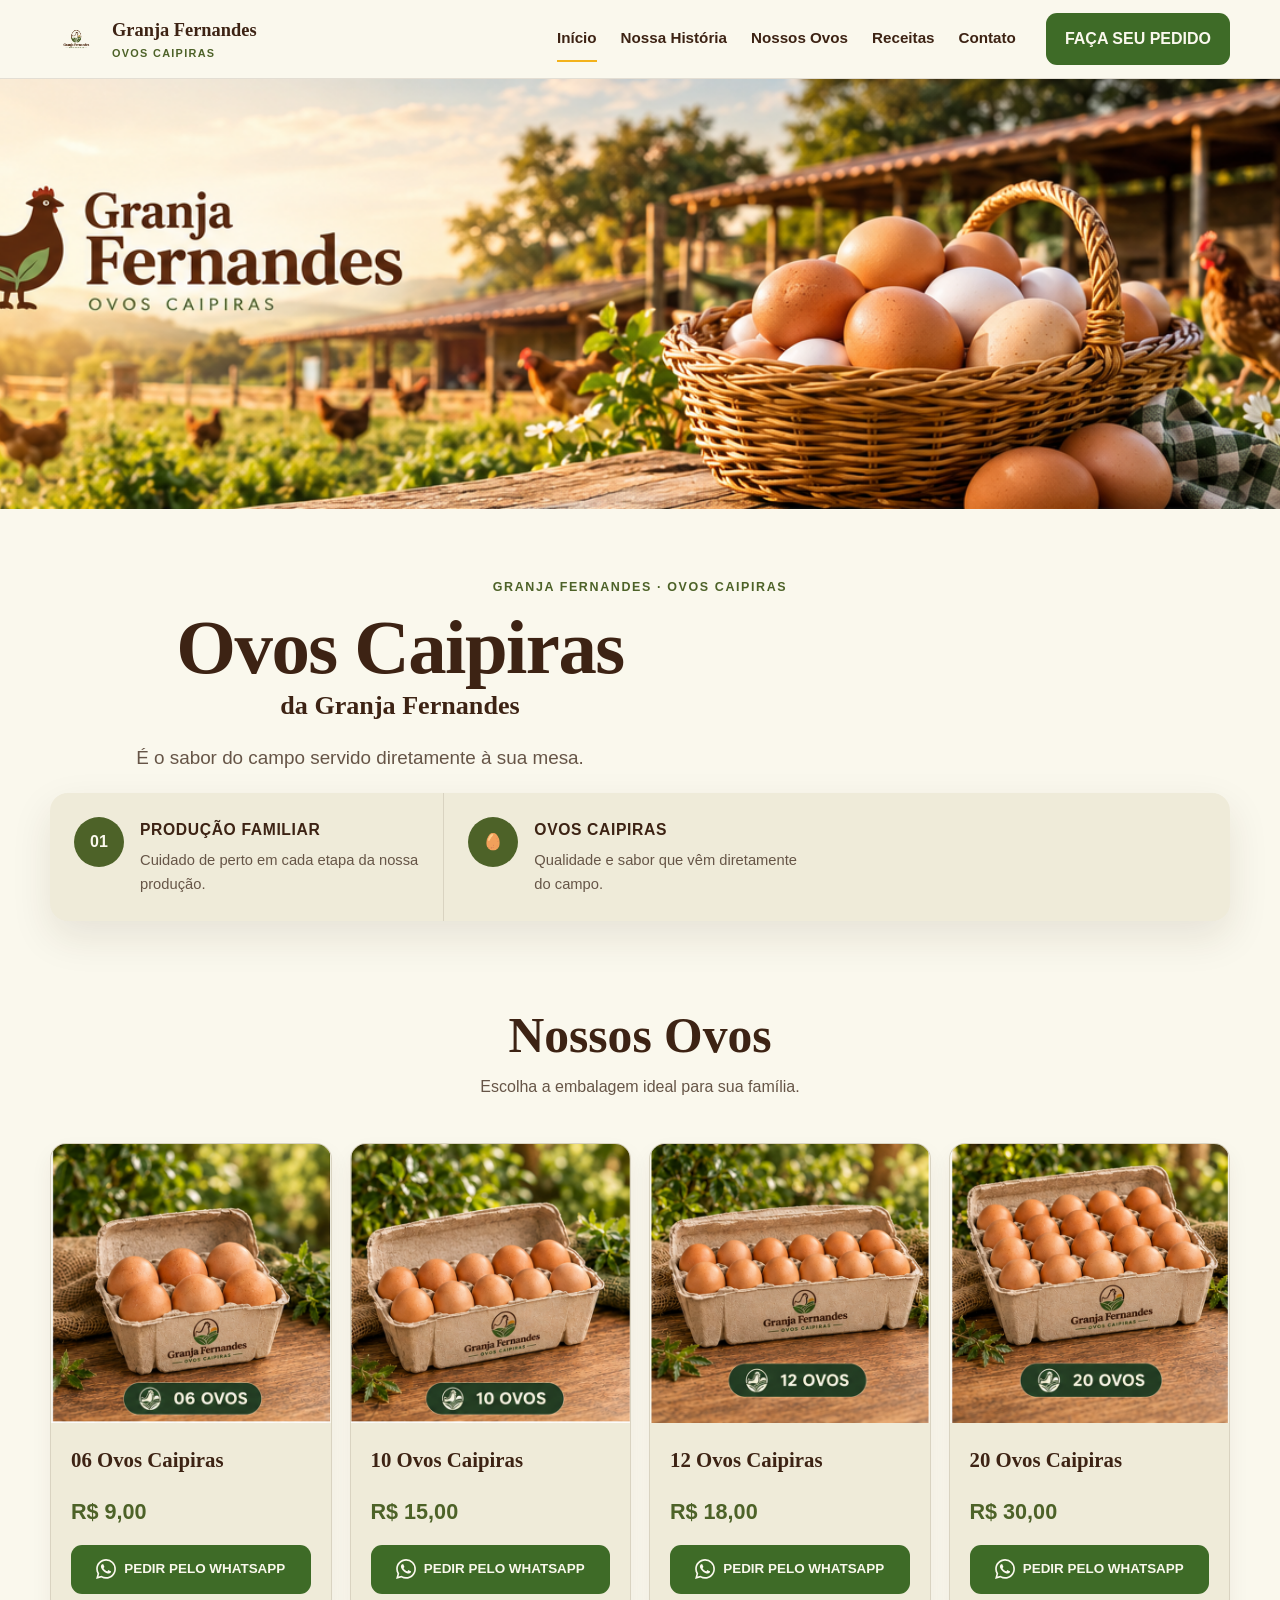
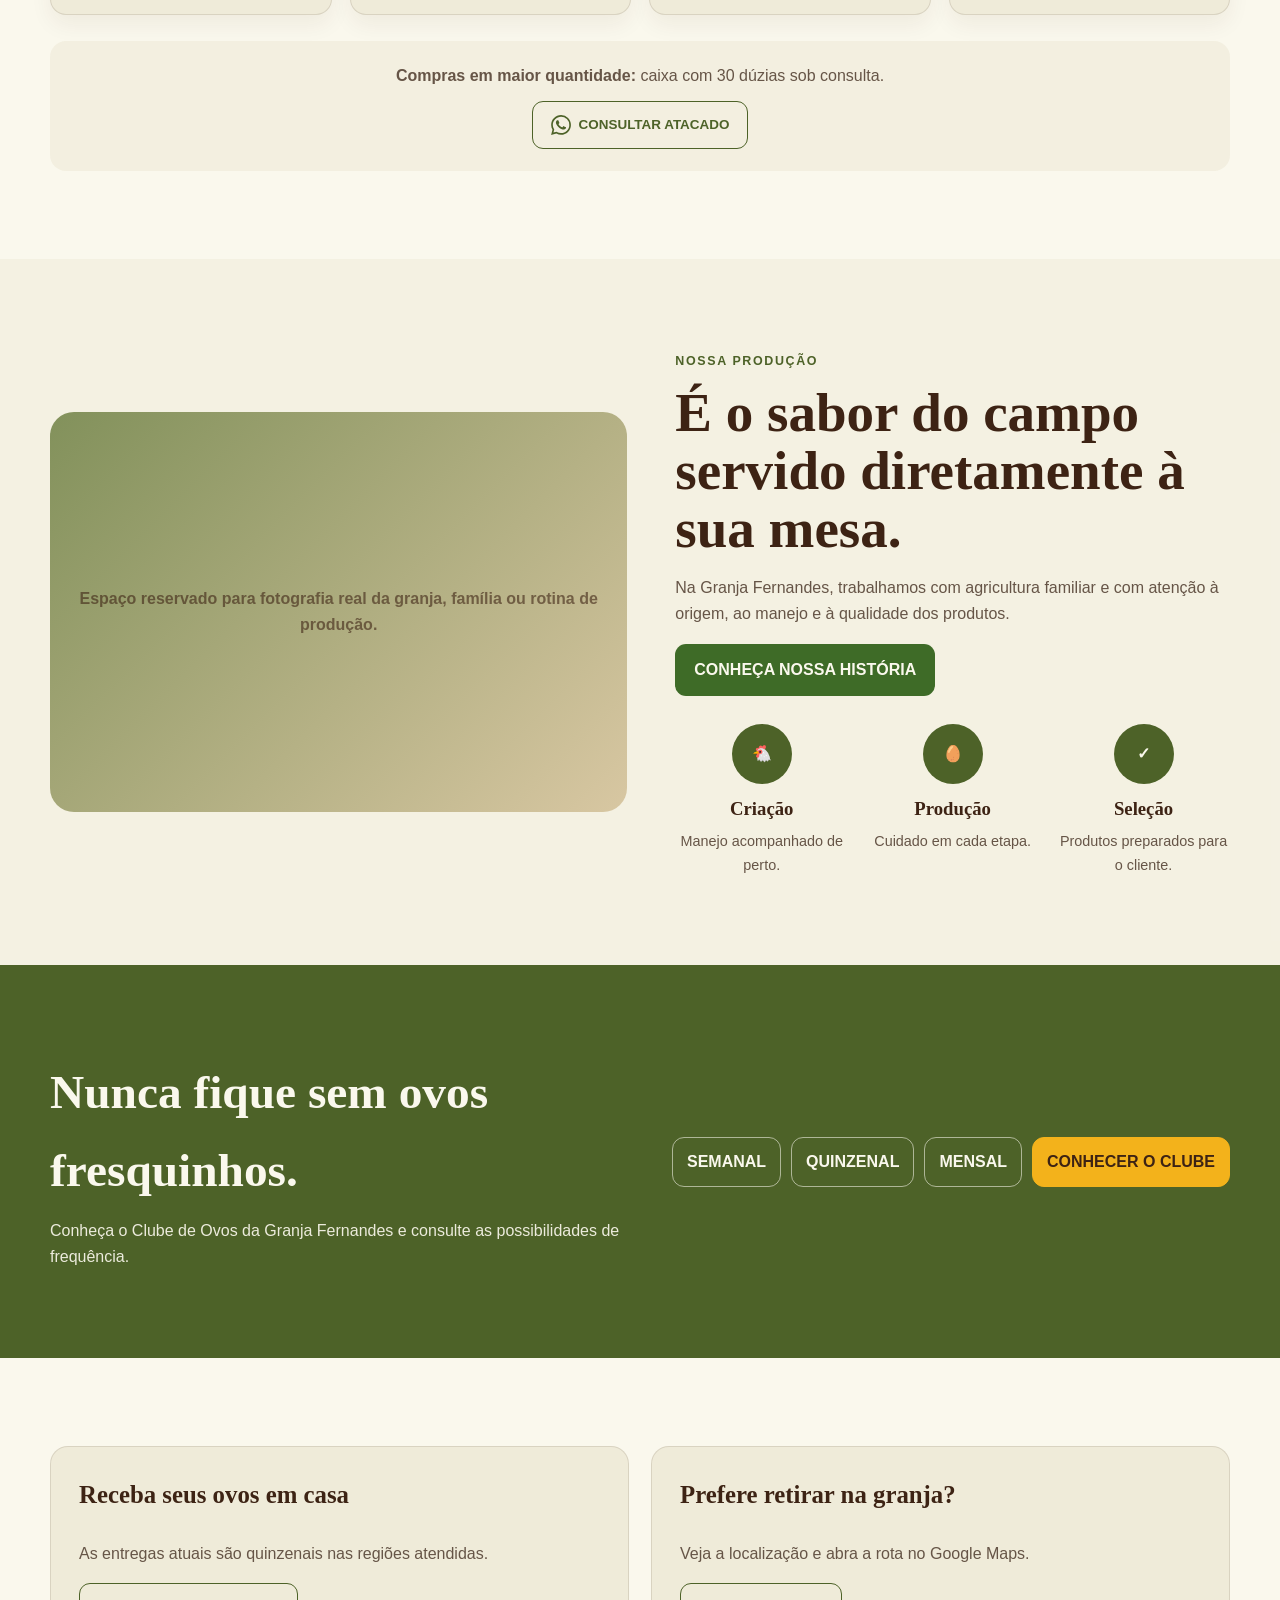
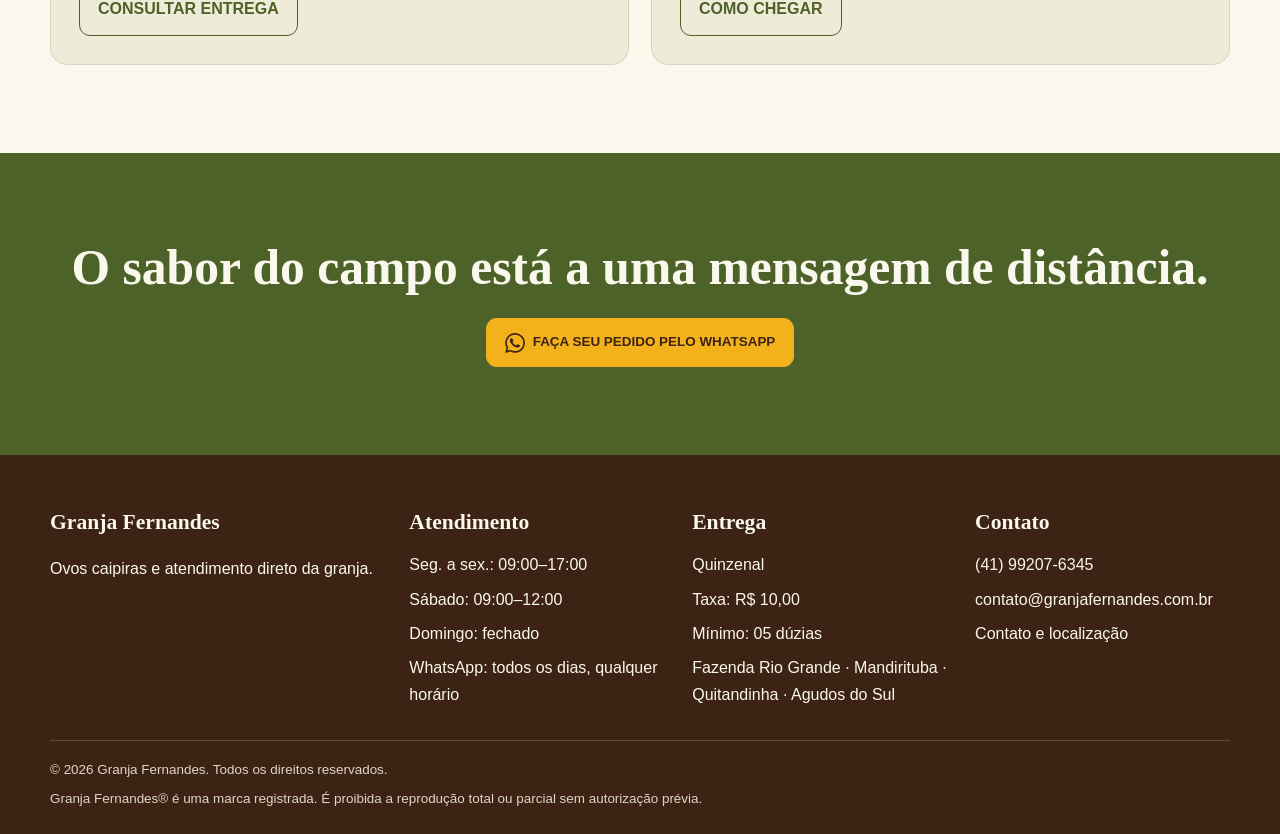
<file: index.html>
<!doctype html>
<html lang="pt-BR">
  <head>
    <meta charset="utf-8">
    <meta name="viewport" content="width=device-width, initial-scale=1">
    <title>Granja Fernandes | Ovos Caipiras</title>
    <meta name="description" content="Ovos caipiras da Granja Fernandes. Produtos, pedidos pelo WhatsApp, entrega quinzenal e retirada em Mandirituba - PR.">
    <link rel="canonical" href="https://www.granjafernandes.com.br/">
    <link rel="icon" href="assets/images/logo.png" type="image/png">
    <link rel="stylesheet" href="assets/css/style.css">
  </head>
  <body>
    <svg aria-hidden="true" width="0" height="0" class="icon-definitions">
      <symbol id="icon-whatsapp" viewBox="0 0 24 24">
        <path d="M20.5 3.5A11.8 11.8 0 0 0 12.06 0C5.52 0 .2 5.31.2 11.85c0 2.09.55 4.13 1.59 5.94L.1 24l6.35-1.66a11.82 11.82 0 0 0 5.6 1.42h.01c6.54 0 11.86-5.32 11.86-11.86 0-3.17-1.23-6.14-3.42-8.4ZM12.06 21.7h-.01a9.82 9.82 0 0 1-5-1.36l-.36-.21-3.77.99 1.01-3.68-.23-.38a9.82 9.82 0 0 1-1.51-5.21C2.19 6.43 6.61 2 12.06 2c2.64 0 5.12 1.03 6.98 2.9a9.82 9.82 0 0 1 2.9 6.99c0 5.42-4.43 9.81-9.88 9.81Zm5.4-7.36c-.3-.15-1.77-.87-2.05-.97-.28-.1-.48-.15-.68.15-.2.3-.77.97-.94 1.17-.17.2-.35.22-.65.07-.3-.15-1.26-.46-2.4-1.48-.89-.79-1.49-1.77-1.66-2.07-.17-.3-.02-.46.13-.61.14-.14.3-.35.45-.52.15-.17.2-.3.3-.5.1-.2.05-.37-.03-.52-.07-.15-.68-1.64-.93-2.25-.25-.59-.5-.51-.68-.52h-.58c-.2 0-.52.07-.8.37-.27.3-1.04 1.01-1.04 2.47s1.07 2.87 1.22 3.07c.15.2 2.1 3.2 5.08 4.49.71.31 1.27.5 1.71.64.72.23 1.37.2 1.89.12.58-.09 1.77-.72 2.02-1.41.25-.69.25-1.28.17-1.41-.07-.12-.27-.2-.57-.35Z"></path>
      </symbol>
    </svg>
    <header class="site-header">
      <div class="container header-inner">
        <a class="brand" href="index.html" aria-label="Granja Fernandes - início">
        <img src="assets/images/logo.png" alt="Logo Granja Fernandes">
        <span><span class="brand-name">Granja Fernandes</span><span class="brand-tagline">Ovos Caipiras</span></span></a>
        <nav class="nav" aria-label="Navegação principal">
          <a href="index.html" aria-current="page">Início</a><a href="nossa-historia.html">Nossa História</a><a href="nossos-ovos.html">Nossos Ovos</a><a href="receitas.html">Receitas</a><a href="contato.html">Contato</a>
        </nav>
        <a class="btn btn-primary header-cta" href="nossos-ovos.html">FAÇA SEU PEDIDO</a>
        <button class="menu-toggle" data-menu-toggle aria-expanded="false" aria-controls="mobile-menu" aria-label="Abrir menu">
          ☰
        </button>
      </div>
      <nav id="mobile-menu" class="container mobile-menu" data-mobile-menu aria-label="Navegação móvel">
        <a href="index.html">Início</a><a href="nossa-historia.html">Nossa História</a><a href="nossos-ovos.html">Nossos Ovos</a><a href="receitas.html">Receitas</a><a href="contato.html">Contato</a><a class="btn btn-primary" href="nossos-ovos.html">FAÇA SEU PEDIDO</a>
      </nav>
    </header>
    <main>
      <section class="hero">
        <div class="hero-banner">
          <img src="assets/images/hero-granja.png" alt="Imagem da Granja Fernandes e produção caipira">
        </div>
        <div class="container hero-grid">
          <div class="hero-copy">
            <span class="eyebrow">Granja Fernandes · Ovos Caipiras</span>
            <h1>
              <span class="hero-title-main">Ovos Caipiras</span><span class="hero-title-sub">da Granja Fernandes</span>
            </h1>
            <p>
              É o sabor do campo servido diretamente à sua mesa.
            </p>
          </div>
          
        </div>
      </section>
      <section class="features container" aria-label="Diferenciais">
        <div class="feature-grid">
          <article class="feature">
            <div class="feature-icon">
              01
            </div>
            <div>
              <h3>
                Produção familiar
              </h3>
              <p>
                Cuidado de perto em cada etapa da nossa produção.
              </p>
            </div>
          </article>
          <article class="feature">
            <div class="feature-icon">
              🥚
            </div>
            <div>
              <h3>
                Ovos caipiras
              </h3>
              <p>
                Qualidade e sabor que vêm diretamente do campo.
              </p>
            </div>
          </article>
        </div>
      </section>
      <section class="section" id="produtos">
        <div class="container">
          <h2 class="section-title center">
            Nossos Ovos
          </h2>
          <p class="section-subtitle center">
            Escolha a embalagem ideal para sua família.
          </p>
          <div class="products">
            <article class="product-card">
              <div class="product-image">
                <img src="assets/images/products/06-ovos.png" alt="Bandeja com 6 ovos caipiras">
              </div>
              <div class="product-body">
                <h3>
                  06 Ovos Caipiras
                </h3>
                <p class="price">
                  R$ 9,00
                </p>
                <a class="btn btn-primary" data-whatsapp="Olá! Quero pedir a embalagem de 06 ovos da Granja Fernandes."><svg class="whatsapp-icon" viewBox="0 0 24 24" aria-hidden="true" focusable="false"><use href="#icon-whatsapp"></use></svg>PEDIR PELO WHATSAPP</a>
              </div>
            </article>
            <article class="product-card">
              <div class="product-image">
                <img src="assets/images/products/10-ovos.png" alt="Bandeja com 10 ovos caipiras">
              </div>
              <div class="product-body">
                <h3>
                  10 Ovos Caipiras
                </h3>
                <p class="price">
                  R$ 15,00
                </p>
                <a class="btn btn-primary" data-whatsapp="Olá! Quero pedir a embalagem de 10 ovos da Granja Fernandes."><svg class="whatsapp-icon" viewBox="0 0 24 24" aria-hidden="true" focusable="false"><use href="#icon-whatsapp"></use></svg>PEDIR PELO WHATSAPP</a>
              </div>
            </article>
            <article class="product-card">
              <div class="product-image">
                <img src="assets/images/products/12-ovos.png" alt="Bandeja com 12 ovos caipiras">
              </div>
              <div class="product-body">
                <h3>
                  12 Ovos Caipiras
                </h3>
                <p class="price">
                  R$ 18,00
                </p>
                <a class="btn btn-primary" data-whatsapp="Olá! Quero pedir a embalagem de 12 ovos da Granja Fernandes."><svg class="whatsapp-icon" viewBox="0 0 24 24" aria-hidden="true" focusable="false"><use href="#icon-whatsapp"></use></svg>PEDIR PELO WHATSAPP</a>
              </div>
            </article>
            <article class="product-card">
              <div class="product-image">
                <img src="assets/images/products/20-ovos.png" alt="Bandeja com 20 ovos caipiras">
              </div>
              <div class="product-body">
                <h3>
                  20 Ovos Caipiras
                </h3>
                <p class="price">
                  R$ 30,00
                </p>
                <a class="btn btn-primary" data-whatsapp="Olá! Quero pedir a embalagem de 20 ovos da Granja Fernandes."><svg class="whatsapp-icon" viewBox="0 0 24 24" aria-hidden="true" focusable="false"><use href="#icon-whatsapp"></use></svg>PEDIR PELO WHATSAPP</a>
              </div>
            </article>
          </div>
          <div class="product-note">
            <p>
              <strong>Compras em maior quantidade:</strong> caixa com 30 dúzias sob consulta.
            </p>
            <div class="product-note-action">
              <a class="btn btn-secondary" data-whatsapp="Olá! Gostaria de consultar a caixa para compra de 30 dúzias de ovos da Granja Fernandes."><svg class="whatsapp-icon" viewBox="0 0 24 24" aria-hidden="true" focusable="false"><use href="#icon-whatsapp"></use></svg>CONSULTAR ATACADO</a>
            </div>
          </div>
        </div>
      </section>
      <section class="section section-alt">
        <div class="container story-grid">
          <div class="story-photo">
            Espaço reservado para fotografia real da granja, família ou rotina de produção.
          </div>
          <div class="story">
            <span class="eyebrow">Nossa produção</span>
            <h2>
              É o sabor do campo servido diretamente à sua mesa.
            </h2>
            <p>
              Na Granja Fernandes, trabalhamos com agricultura familiar e com atenção à origem, ao manejo e à qualidade dos produtos.
            </p>
            <a class="btn btn-primary" href="nossa-historia.html">CONHEÇA NOSSA HISTÓRIA</a>
            <div class="steps">
              <div class="step">
                <div class="step-icon">
                  🐔
                </div>
                <h3>
                  Criação
                </h3>
                <p>
                  Manejo acompanhado de perto.
                </p>
              </div>
              <div class="step">
                <div class="step-icon">
                  🥚
                </div>
                <h3>
                  Produção
                </h3>
                <p>
                  Cuidado em cada etapa.
                </p>
              </div>
              <div class="step">
                <div class="step-icon">
                  ✓
                </div>
                <h3>
                  Seleção
                </h3>
                <p>
                  Produtos preparados para o cliente.
                </p>
              </div>
            </div>
          </div>
        </div>
      </section>
      <section class="section section-green">
        <div class="container club">
          <div>
            <h2>
              Nunca fique sem ovos fresquinhos.
            </h2>
            <p>
              Conheça o Clube de Ovos da Granja Fernandes e consulte as possibilidades de frequência.
            </p>
          </div>
          <div class="plans">
            <span class="plan">SEMANAL</span><span class="plan">QUINZENAL</span><span class="plan">MENSAL</span><a class="plan active" href="clube.html">CONHECER O CLUBE</a>
          </div>
        </div>
      </section>
      <section class="section">
        <div class="container info-grid">
          <article class="info-card">
            <h3>
              Receba seus ovos em casa
            </h3>
            <p>
              As entregas atuais são quinzenais nas regiões atendidas.
            </p>
            <a class="btn btn-secondary" href="contato.html">CONSULTAR ENTREGA</a>
          </article>
          <article class="info-card">
            <h3>
              Prefere retirar na granja?
            </h3>
            <p>
              Veja a localização e abra a rota no Google Maps.
            </p>
            <a class="btn btn-secondary" href="https://maps.app.goo.gl/6VEkdCVz2nMaCaNX6" target="_blank" rel="noopener">COMO CHEGAR</a>
          </article>
        </div>
      </section>
      <section class="section section-green">
        <div class="container" style="text-align:center">
          <h2 class="section-title">
            O sabor do campo está a uma mensagem de distância.
          </h2>
          <div style="margin-top:24px">
            <a class="btn btn-gold" data-whatsapp="Olá! Gostaria de fazer um pedido de ovos caipiras da Granja Fernandes."><svg class="whatsapp-icon" viewBox="0 0 24 24" aria-hidden="true" focusable="false"><use href="#icon-whatsapp"></use></svg>FAÇA SEU PEDIDO PELO WHATSAPP</a>
          </div>
        </div>
      </section>
    </main>
    <footer class="site-footer">
      <div class="container">
        <div class="footer-grid">
          <div>
            <h3 class="footer-heading">
              Granja Fernandes
            </h3>
            <p>
              Ovos caipiras e atendimento direto da granja.
            </p>
          </div>
          <div>
            <h3 class="footer-heading">
              Atendimento
            </h3>
            <div class="footer-links">
              <span>Seg. a sex.: 09:00–17:00</span><span>Sábado: 09:00–12:00</span><span>Domingo: fechado</span><span>WhatsApp: todos os dias, qualquer horário</span>
            </div>
          </div>
          <div>
            <h3 class="footer-heading">
              Entrega
            </h3>
            <div class="footer-links">
              <span>Quinzenal</span><span>Taxa: R$ 10,00</span><span>Mínimo: 05 dúzias</span><span>Fazenda Rio Grande · Mandirituba · Quitandinha · Agudos do Sul</span>
            </div>
          </div>
          <div>
            <h3 class="footer-heading">
              Contato
            </h3>
            <div class="footer-links">
              <a data-whatsapp="Olá! Gostaria de falar com a Granja Fernandes.">(41) 99207-6345</a><a href="mailto:contato@granjafernandes.com.br">contato@granjafernandes.com.br</a><a href="contato.html">Contato e localização</a>
            </div>
          </div>
        </div>
        <div class="copyright">
          © 2026 Granja Fernandes. Todos os direitos reservados.<span class="trademark-notice">Granja Fernandes® é uma marca registrada. É proibida a reprodução total ou parcial sem autorização prévia.</span>
        </div>
      </div>
    </footer>
    <a class="whatsapp-float" data-whatsapp="Olá! Gostaria de fazer um pedido de ovos caipiras da Granja Fernandes."><svg class="whatsapp-icon" viewBox="0 0 24 24" aria-hidden="true" focusable="false"><use href="#icon-whatsapp"></use></svg>PEDIR PELO WHATSAPP</a>
    <script src="assets/js/main.js">
        
    </script>
  </body>
</html>
</file>
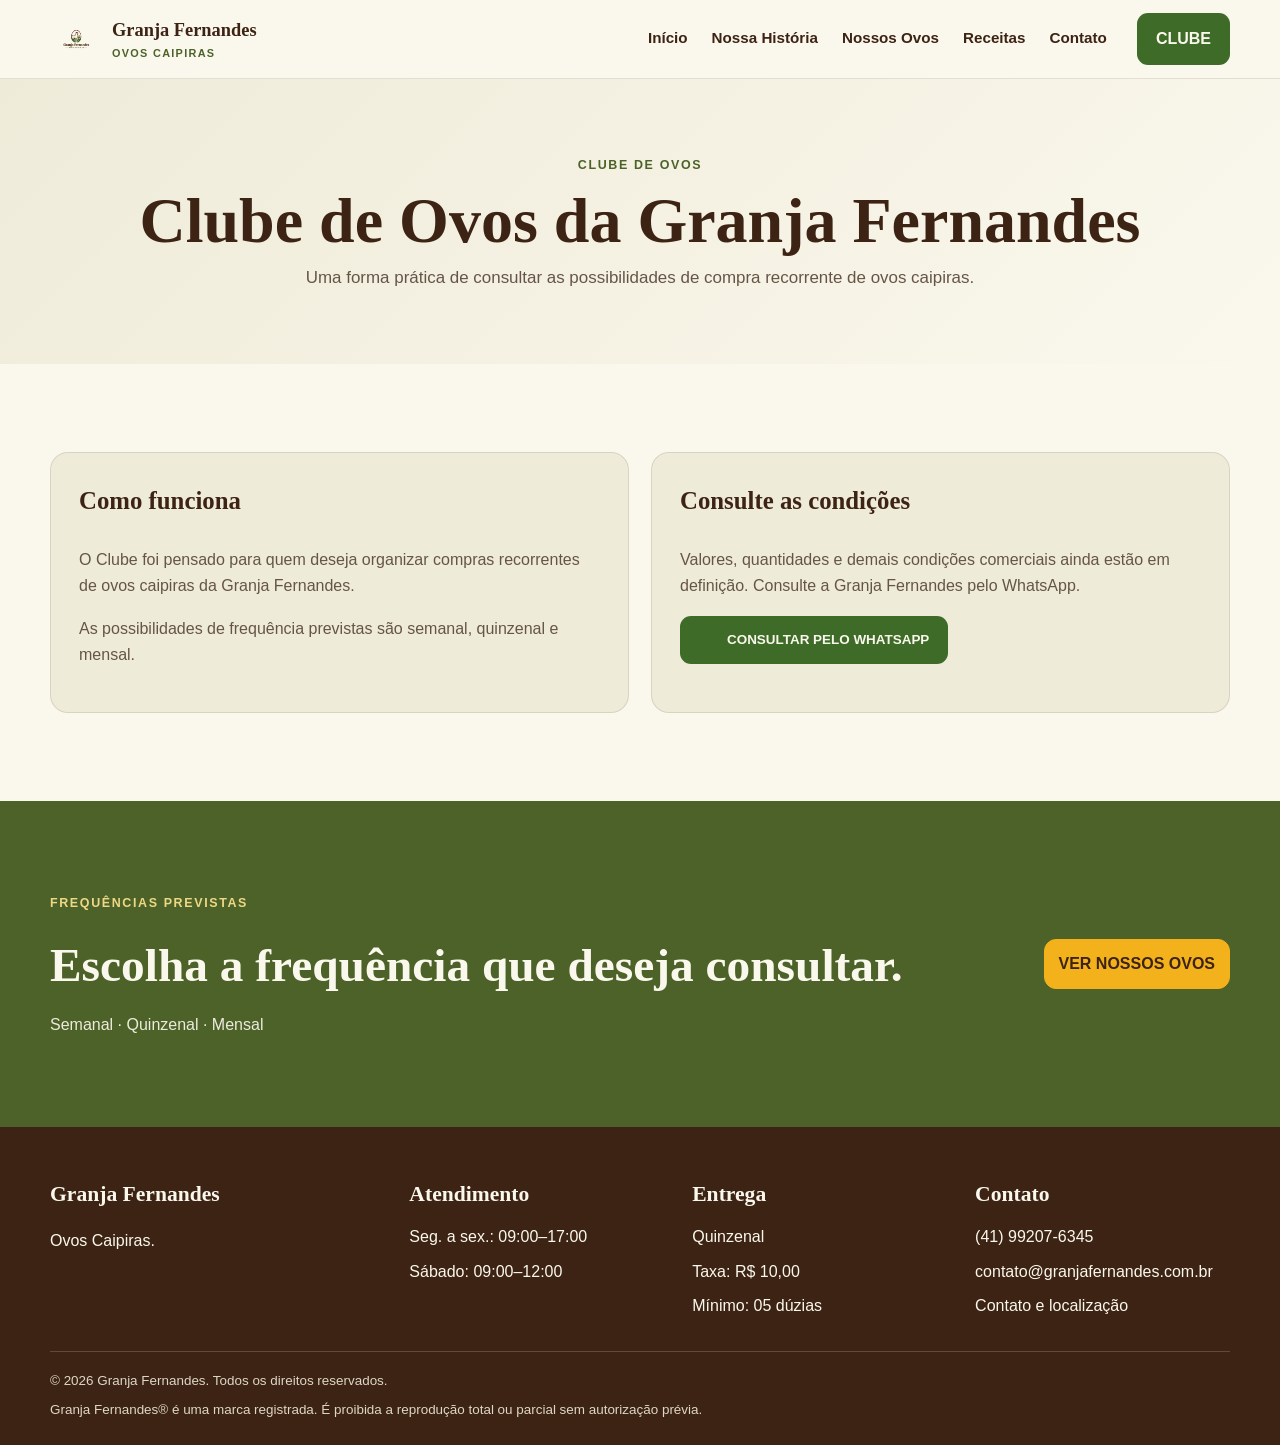
<file: clube.html>
<!doctype html>
<html lang="pt-BR">
  <head>
    <meta charset="utf-8">
    <meta name="viewport" content="width=device-width, initial-scale=1">
    <title>Clube de Ovos | Granja Fernandes</title>
    <meta name="description" content="Conheça o Clube de Ovos da Granja Fernandes e consulte as possibilidades de frequência.">
    <link rel="canonical" href="https://www.granjafernandes.com.br/clube.html">
    <link rel="icon" href="assets/images/logo.png" type="image/png">
    <link rel="stylesheet" href="assets/css/style.css">
  </head>
  <body>
    <header class="site-header">
      <div class="container header-inner">
        <a class="brand" href="index.html" aria-label="Granja Fernandes - início">
          <img src="assets/images/logo.png" alt="Logo Granja Fernandes">
          <span>
            <span class="brand-name">Granja Fernandes</span>
            <span class="brand-tagline">Ovos Caipiras</span>
          </span>
        </a>
        <nav class="nav" aria-label="Navegação principal">
          <a href="index.html">Início</a><a href="nossa-historia.html">Nossa História</a><a href="nossos-ovos.html">Nossos Ovos</a><a href="receitas.html">Receitas</a><a href="contato.html">Contato</a>
        </nav>
        <a class="btn btn-primary header-cta" href="clube.html" aria-current="page">CLUBE</a>
        <button class="menu-toggle" data-menu-toggle aria-expanded="false" aria-controls="mobile-menu" aria-label="Abrir menu">
          ☰
        </button>
      </div>
      <nav id="mobile-menu" class="container mobile-menu" data-mobile-menu aria-label="Navegação móvel">
        <a href="index.html">Início</a><a href="nossa-historia.html">Nossa História</a><a href="nossos-ovos.html">Nossos Ovos</a><a href="receitas.html">Receitas</a><a href="contato.html">Contato</a><a class="btn btn-primary" href="clube.html">CLUBE</a>
      </nav>
    </header>
    <main>
      <section class="page-hero">
        <div class="container">
          <span class="eyebrow">Clube de Ovos</span>
          <h1>Clube de Ovos da Granja Fernandes</h1>
          <p>Uma forma prática de consultar as possibilidades de compra recorrente de ovos caipiras.</p>
        </div>
      </section>
      <section class="section">
        <div class="container info-grid">
          <article class="info-card">
            <h3>Como funciona</h3>
            <p>O Clube foi pensado para quem deseja organizar compras recorrentes de ovos caipiras da Granja Fernandes.</p>
            <p>As possibilidades de frequência previstas são semanal, quinzenal e mensal.</p>
          </article>
          <article class="info-card">
            <h3>Consulte as condições</h3>
            <p>Valores, quantidades e demais condições comerciais ainda estão em definição. Consulte a Granja Fernandes pelo WhatsApp.</p>
            <a class="btn btn-primary" data-whatsapp="Olá! Gostaria de consultar as condições do Clube de Ovos da Granja Fernandes."><svg class="whatsapp-icon" viewBox="0 0 24 24" aria-hidden="true" focusable="false"><use href="#icon-whatsapp"></use></svg>CONSULTAR PELO WHATSAPP</a>
          </article>
        </div>
      </section>
      <section class="section section-green">
        <div class="container club">
          <div>
            <span class="eyebrow" style="color:var(--softgold)">Frequências previstas</span>
            <h2>Escolha a frequência que deseja consultar.</h2>
            <p>Semanal · Quinzenal · Mensal</p>
          </div>
          <div class="plans">
            <a class="plan active" href="nossos-ovos.html">VER NOSSOS OVOS</a>
          </div>
        </div>
      </section>
    </main>
    <footer class="site-footer">
      <div class="container">
        <div class="footer-grid">
          <div>
            <h3 class="footer-heading">Granja Fernandes</h3>
            <p>Ovos Caipiras.</p>
          </div>
          <div>
            <h3 class="footer-heading">Atendimento</h3>
            <div class="footer-links">
              <span>Seg. a sex.: 09:00–17:00</span><span>Sábado: 09:00–12:00</span>
            </div>
          </div>
          <div>
            <h3 class="footer-heading">Entrega</h3>
            <div class="footer-links">
              <span>Quinzenal</span><span>Taxa: R$ 10,00</span><span>Mínimo: 05 dúzias</span>
            </div>
          </div>
          <div>
            <h3 class="footer-heading">Contato</h3>
            <div class="footer-links">
              <a data-whatsapp="Olá! Gostaria de falar com a Granja Fernandes.">(41) 99207-6345</a><a href="mailto:contato@granjafernandes.com.br">contato@granjafernandes.com.br</a><a href="contato.html">Contato e localização</a>
            </div>
          </div>
        </div>
        <div class="copyright">
          © 2026 Granja Fernandes. Todos os direitos reservados.
          <span class="trademark-notice">Granja Fernandes® é uma marca registrada. É proibida a reprodução total ou parcial sem autorização prévia.</span>
        </div>
      </div>
    </footer>
    <a class="whatsapp-float" data-whatsapp="Olá! Gostaria de falar sobre o Clube de Ovos da Granja Fernandes."><svg class="whatsapp-icon" viewBox="0 0 24 24" aria-hidden="true" focusable="false"><use href="#icon-whatsapp"></use></svg>PEDIR PELO WHATSAPP</a>
    <script src="assets/js/main.js"></script>
  </body>
</html>
</file>
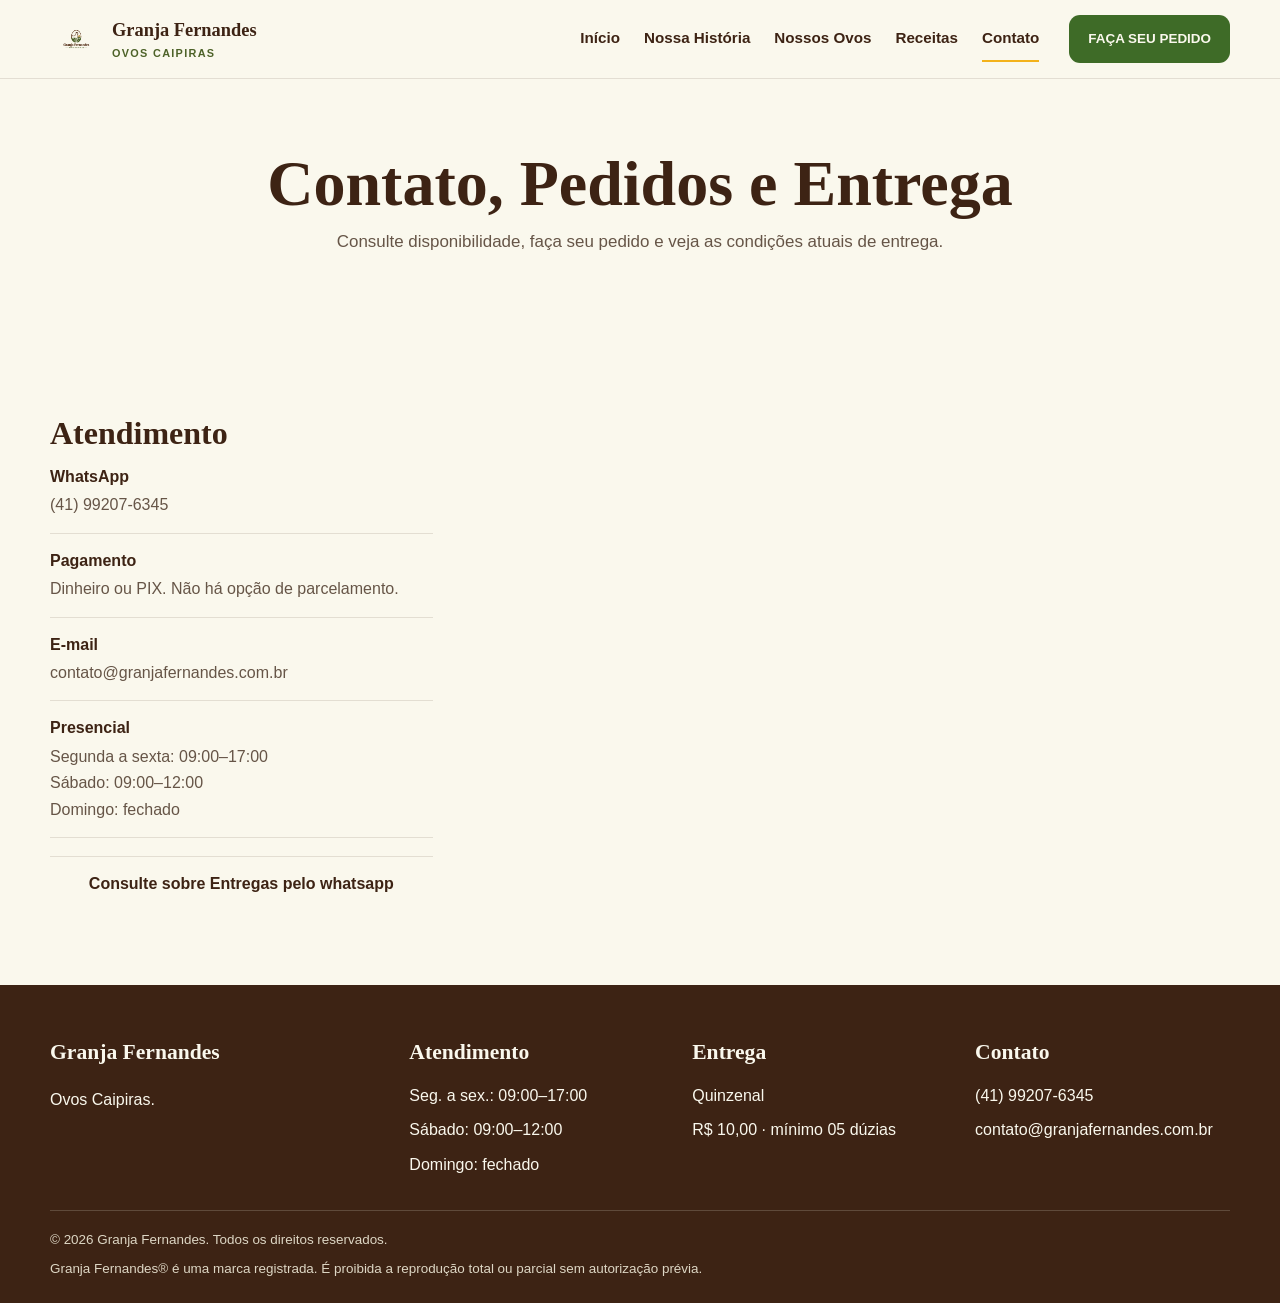
<file: contato.html>
<!doctype html>
<html lang="pt-BR">
  <head>
    <meta charset="utf-8">
    <meta name="viewport" content="width=device-width, initial-scale=1">
    <title>Contato e Entrega | Granja Fernandes</title>
    <meta name="description" content="Contato, horários, regiões de entrega e localização da Granja Fernandes em Mandirituba - PR.">
    <link rel="canonical" href="https://www.granjafernandes.com.br/contato.html">
    <link rel="icon" href="assets/images/logo.png" type="image/png">
    <link rel="stylesheet" href="assets/css/style.css">
  </head>
  <body>
    <header class="site-header">
      <div class="container header-inner">
        <a class="brand" href="index.html">
        <img src="assets/images/logo.png" alt="Logo Granja Fernandes">
        <span><span class="brand-name">Granja Fernandes</span><span class="brand-tagline">Ovos Caipiras</span></span></a>
        <nav class="nav">
          <a href="index.html">Início</a><a href="nossa-historia.html">Nossa História</a><a href="nossos-ovos.html">Nossos Ovos</a><a href="receitas.html">Receitas</a><a href="contato.html" aria-current="page">Contato</a>
        </nav>
        <a class="btn btn-primary header-cta" data-whatsapp="Olá! Gostaria de fazer um pedido de ovos caipiras da Granja Fernandes.">FAÇA SEU PEDIDO</a>
        <button class="menu-toggle" data-menu-toggle aria-expanded="false" aria-controls="mobile-menu">
          ☰
        </button>
      </div>
      <nav id="mobile-menu" class="container mobile-menu" data-mobile-menu>
        <a href="index.html">Início</a><a href="nossa-historia.html">Nossa História</a><a href="nossos-ovos.html">Nossos Ovos</a><a href="receitas.html">Receitas</a><a href="contato.html">Contato</a>
      </nav>
    </header>
    <main>
      <section class="page-hero contact-page-hero">
        <div class="container">
          <!-- <span class="eyebrow">Central comercial</span> -->
          <h1>
            Contato, Pedidos e Entrega
          </h1>
          <p>
            Consulte disponibilidade, faça seu pedido e veja as condições atuais de entrega.
          </p>
        </div>
      </section>
      <section class="section">
        <div class="container">
          <div class="contact-layout">
            <article class="contact-card">
              <h2 class="section-title" style="font-size:2rem">
                Atendimento
              </h2>
              <div class="contact-row">
                <strong>WhatsApp</strong><span><a data-whatsapp="Olá! Gostaria de fazer um pedido de ovos caipiras da Granja Fernandes.">(41) 99207-6345</a></span>
              </div>
              <div class="contact-row">
                <strong>Pagamento</strong><span>Dinheiro ou PIX. Não há opção de parcelamento.</span>
              </div>
              <div class="contact-row">
                <strong>E-mail</strong><span><a href="mailto:contato@granjafernandes.com.br">contato@granjafernandes.com.br</a></span>
              </div>
              <div class="contact-row">
                <strong>Presencial</strong><span>Segunda a sexta: 09:00–17:00
                <br>
                Sábado: 09:00–12:00
                <br>
                Domingo: fechado</span>
              </div>
              <div class="contact-closing">
                Consulte sobre Entregas pelo whatsapp
              </div>
            </article>
            <div class="map-card">
              <div class="map-embed" aria-label="Mapa com a localização da Granja Fernandes">
                <iframe src="https://www.google.com/maps/embed?pb=!1m18!1m12!1m3!1d4295.209785415553!2d-49.32895392381317!3d-25.886980551131206!2m3!1f0!2f0!3f0!3m2!1i1024!2i768!4f13.1!3m3!1m2!1s0x94dc4d5b65898e9d%3A0x3c6c3f834721ff9!2sCh%C3%A1cara%20S%C3%A3o%20Jos%C3%A9%20Oper%C3%A1rio%20-%20Granja%20Fernandes!5e1!3m2!1spt-BR!2sbr!4v1789998325848!5m2!1spt-BR!2sbr" title="Localização da Granja Fernandes no Google Maps" width="600" height="450" style="border:0;" allowfullscreen="" loading="lazy" referrerpolicy="strict-origin-when-cross-origin"></iframe>
              </div>
            </div>
          </div>
        </section>
      </main>
      <footer class="site-footer">
        <div class="container">
          <div class="footer-grid">
            <div>
              <h3 class="footer-heading">
                Granja Fernandes
              </h3>
              <p>
                Ovos Caipiras.
              </p>
            </div>
            <div>
              <h3 class="footer-heading">
                Atendimento
              </h3>
              <div class="footer-links">
                <span>Seg. a sex.: 09:00–17:00</span><span>Sábado: 09:00–12:00</span><span>Domingo: fechado</span>
              </div>
            </div>
            <div>
              <h3 class="footer-heading">
                Entrega
              </h3>
              <div class="footer-links">
                <span>Quinzenal</span><span>R$ 10,00 · mínimo 05 dúzias</span>
              </div>
            </div>
            <div>
              <h3 class="footer-heading">
                Contato
              </h3>
              <div class="footer-links">
                <a data-whatsapp="Olá! Gostaria de falar com a Granja Fernandes.">(41) 99207-6345</a><a href="mailto:contato@granjafernandes.com.br">contato@granjafernandes.com.br</a>
              </div>
            </div>
          </div>
          <div class="copyright">
            © 2026 Granja Fernandes. Todos os direitos reservados.<span class="trademark-notice">Granja Fernandes® é uma marca registrada. É proibida a reprodução total ou parcial sem autorização prévia.</span>
          </div>
        </div>
      </footer>
      <a class="whatsapp-float" data-whatsapp="Olá! Gostaria de fazer um pedido de ovos caipiras da Granja Fernandes.">PEDIR PELO WHATSAPP</a>
      <script src="assets/js/main.js">
          
      </script>
    </body>
  </html>
</file>
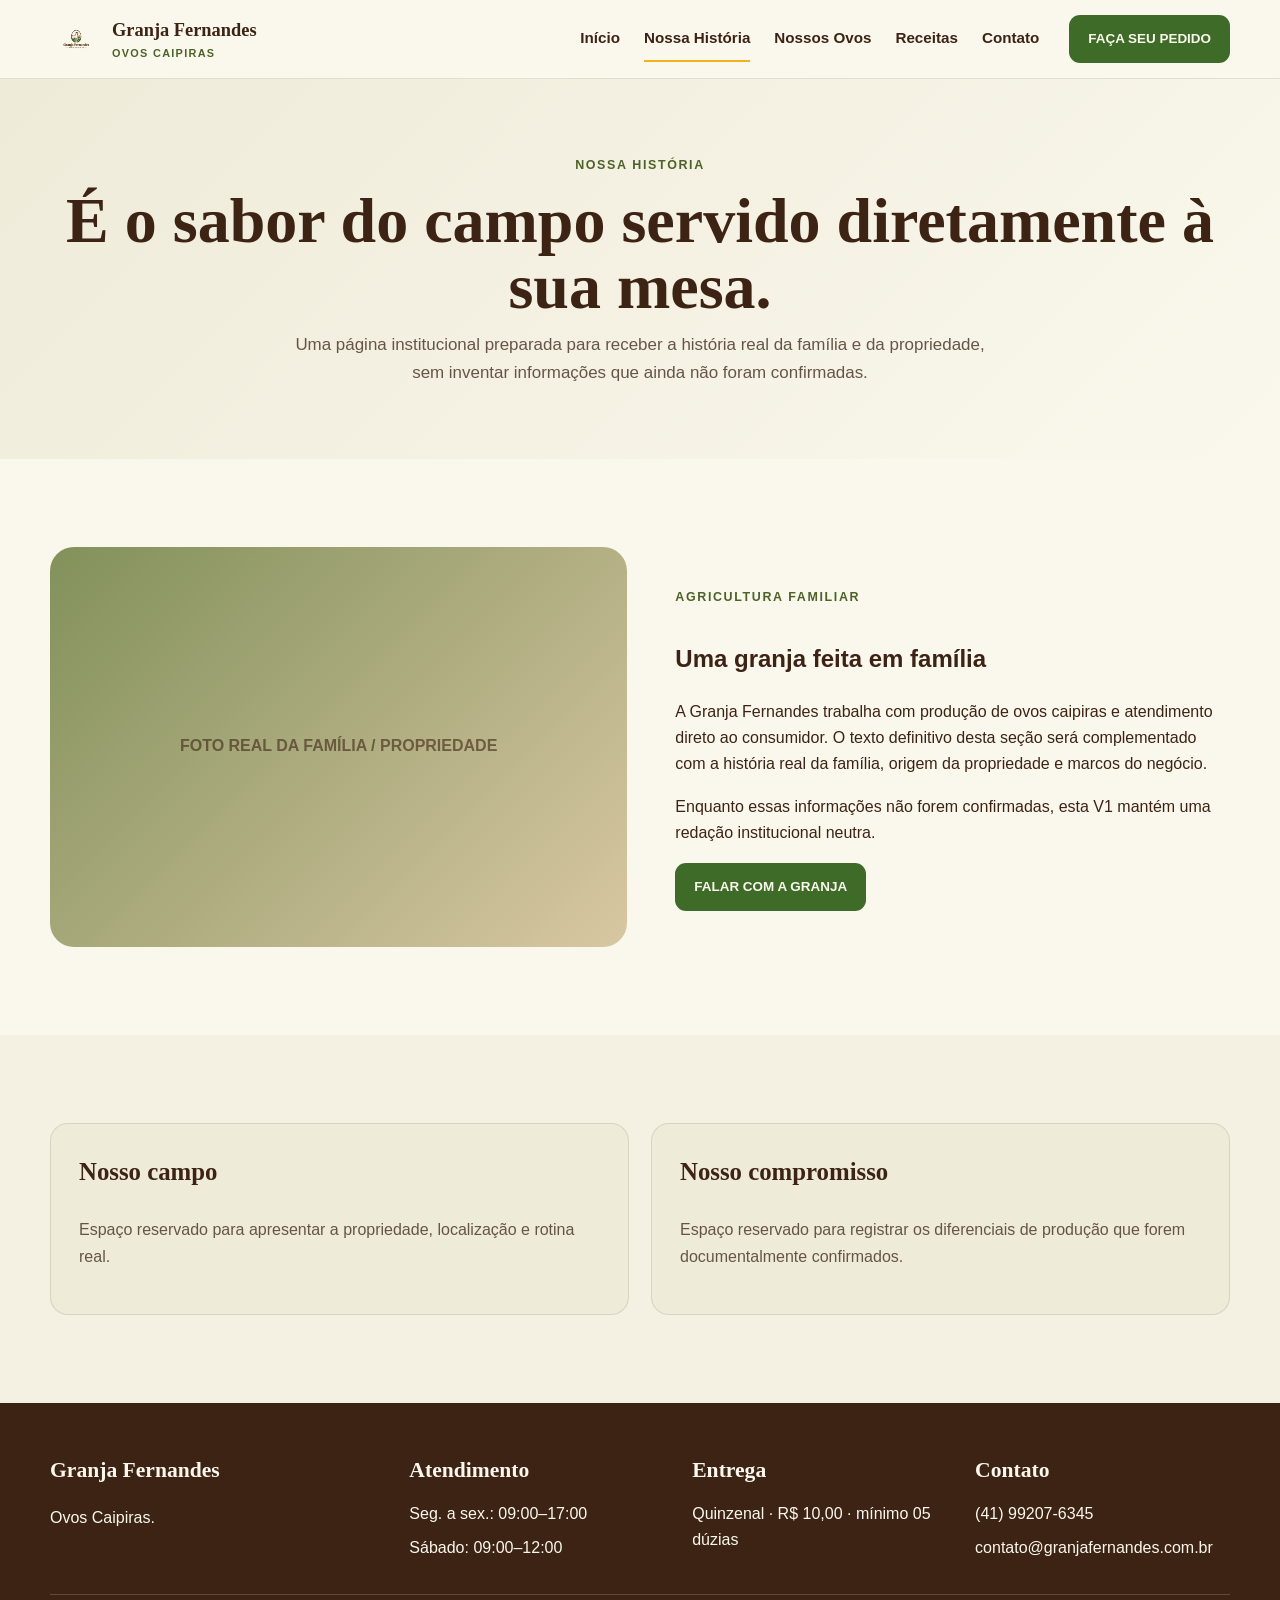
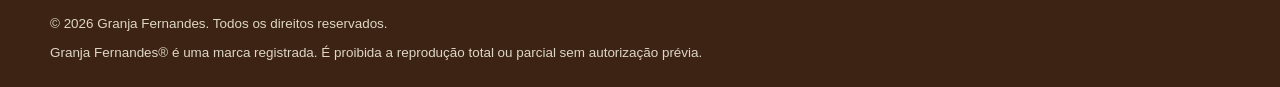
<file: nossa-historia.html>
<!doctype html>
<html lang="pt-BR">
  <head>
    <meta charset="utf-8">
    <meta name="viewport" content="width=device-width, initial-scale=1">
    <title>Nossa História | Granja Fernandes</title>
    <meta name="description" content="Conheça a Granja Fernandes e o nosso trabalho com ovos caipiras.">
    <link rel="canonical" href="https://www.granjafernandes.com.br/nossa-historia.html">
    <link rel="icon" href="assets/images/logo.png" type="image/png">
    <link rel="stylesheet" href="assets/css/style.css">
  </head>
  <body>
    <header class="site-header">
      <div class="container header-inner">
        <a class="brand" href="index.html">
        <img src="assets/images/logo.png" alt="Logo Granja Fernandes">
        <span><span class="brand-name">Granja Fernandes</span><span class="brand-tagline">Ovos Caipiras</span></span></a>
        <nav class="nav">
          <a href="index.html">Início</a><a href="nossa-historia.html" aria-current="page">Nossa História</a><a href="nossos-ovos.html">Nossos Ovos</a><a href="receitas.html">Receitas</a><a href="contato.html">Contato</a>
        </nav>
        <a class="btn btn-primary header-cta" data-whatsapp="Olá! Gostaria de conhecer melhor a Granja Fernandes.">FAÇA SEU PEDIDO</a>
        <button class="menu-toggle" data-menu-toggle aria-expanded="false" aria-controls="mobile-menu">
          ☰
        </button>
      </div>
      <nav id="mobile-menu" class="container mobile-menu" data-mobile-menu>
        <a href="index.html">Início</a><a href="nossa-historia.html">Nossa História</a><a href="nossos-ovos.html">Nossos Ovos</a><a href="receitas.html">Receitas</a><a href="contato.html">Contato</a>
      </nav>
    </header>
    <main>
      <section class="page-hero">
        <div class="container">
          <span class="eyebrow">Nossa História</span>
          <h1>
            É o sabor do campo servido diretamente à sua mesa.
          </h1>
          <p>
            Uma página institucional preparada para receber a história real da família e da propriedade, sem inventar informações que ainda não foram confirmadas.
          </p>
        </div>
      </section>
      <section class="section">
        <div class="container story-grid">
          <div class="story-photo">
            FOTO REAL DA FAMÍLIA / PROPRIEDADE
          </div>
          <div>
            <span class="eyebrow">Agricultura familiar</span>
            <h2>
              Uma granja feita em família
            </h2>
            <p>
              A Granja Fernandes trabalha com produção de ovos caipiras e atendimento direto ao consumidor. O texto definitivo desta seção será complementado com a história real da família, origem da propriedade e marcos do negócio.
            </p>
            <p>
              Enquanto essas informações não forem confirmadas, esta V1 mantém uma redação institucional neutra.
            </p>
            <a class="btn btn-primary" data-whatsapp="Olá! Gostaria de conhecer melhor a história e a produção da Granja Fernandes.">FALAR COM A GRANJA</a>
          </div>
        </div>
      </section>
      <section class="section section-alt">
        <div class="container info-grid">
          <article class="info-card">
            <h3>
              Nosso campo
            </h3>
            <p>
              Espaço reservado para apresentar a propriedade, localização e rotina real.
            </p>
          </article>
          <article class="info-card">
            <h3>
              Nosso compromisso
            </h3>
            <p>
              Espaço reservado para registrar os diferenciais de produção que forem documentalmente confirmados.
            </p>
          </article>
        </div>
      </section>
    </main>
    <footer class="site-footer">
      <div class="container">
        <div class="footer-grid">
          <div>
            <h3 class="footer-heading">
              Granja Fernandes
            </h3>
            <p>
              Ovos Caipiras.
            </p>
          </div>
          <div>
            <h3 class="footer-heading">
              Atendimento
            </h3>
            <div class="footer-links">
              <span>Seg. a sex.: 09:00–17:00</span><span>Sábado: 09:00–12:00</span>
            </div>
          </div>
          <div>
            <h3 class="footer-heading">
              Entrega
            </h3>
            <div class="footer-links">
              <span>Quinzenal · R$ 10,00 · mínimo 05 dúzias</span>
            </div>
          </div>
          <div>
            <h3 class="footer-heading">
              Contato
            </h3>
            <div class="footer-links">
              <a data-whatsapp="Olá! Gostaria de falar com a Granja Fernandes.">(41) 99207-6345</a><a href="mailto:contato@granjafernandes.com.br">contato@granjafernandes.com.br</a>
            </div>
          </div>
        </div>
        <div class="copyright">
          © 2026 Granja Fernandes. Todos os direitos reservados.<span class="trademark-notice">Granja Fernandes® é uma marca registrada. É proibida a reprodução total ou parcial sem autorização prévia.</span>
        </div>
      </div>
    </footer>
    <a class="whatsapp-float" data-whatsapp="Olá! Gostaria de falar com a Granja Fernandes.">PEDIR PELO WHATSAPP</a>
    <script src="assets/js/main.js">
        
    </script>
  </body>
</html>
</file>
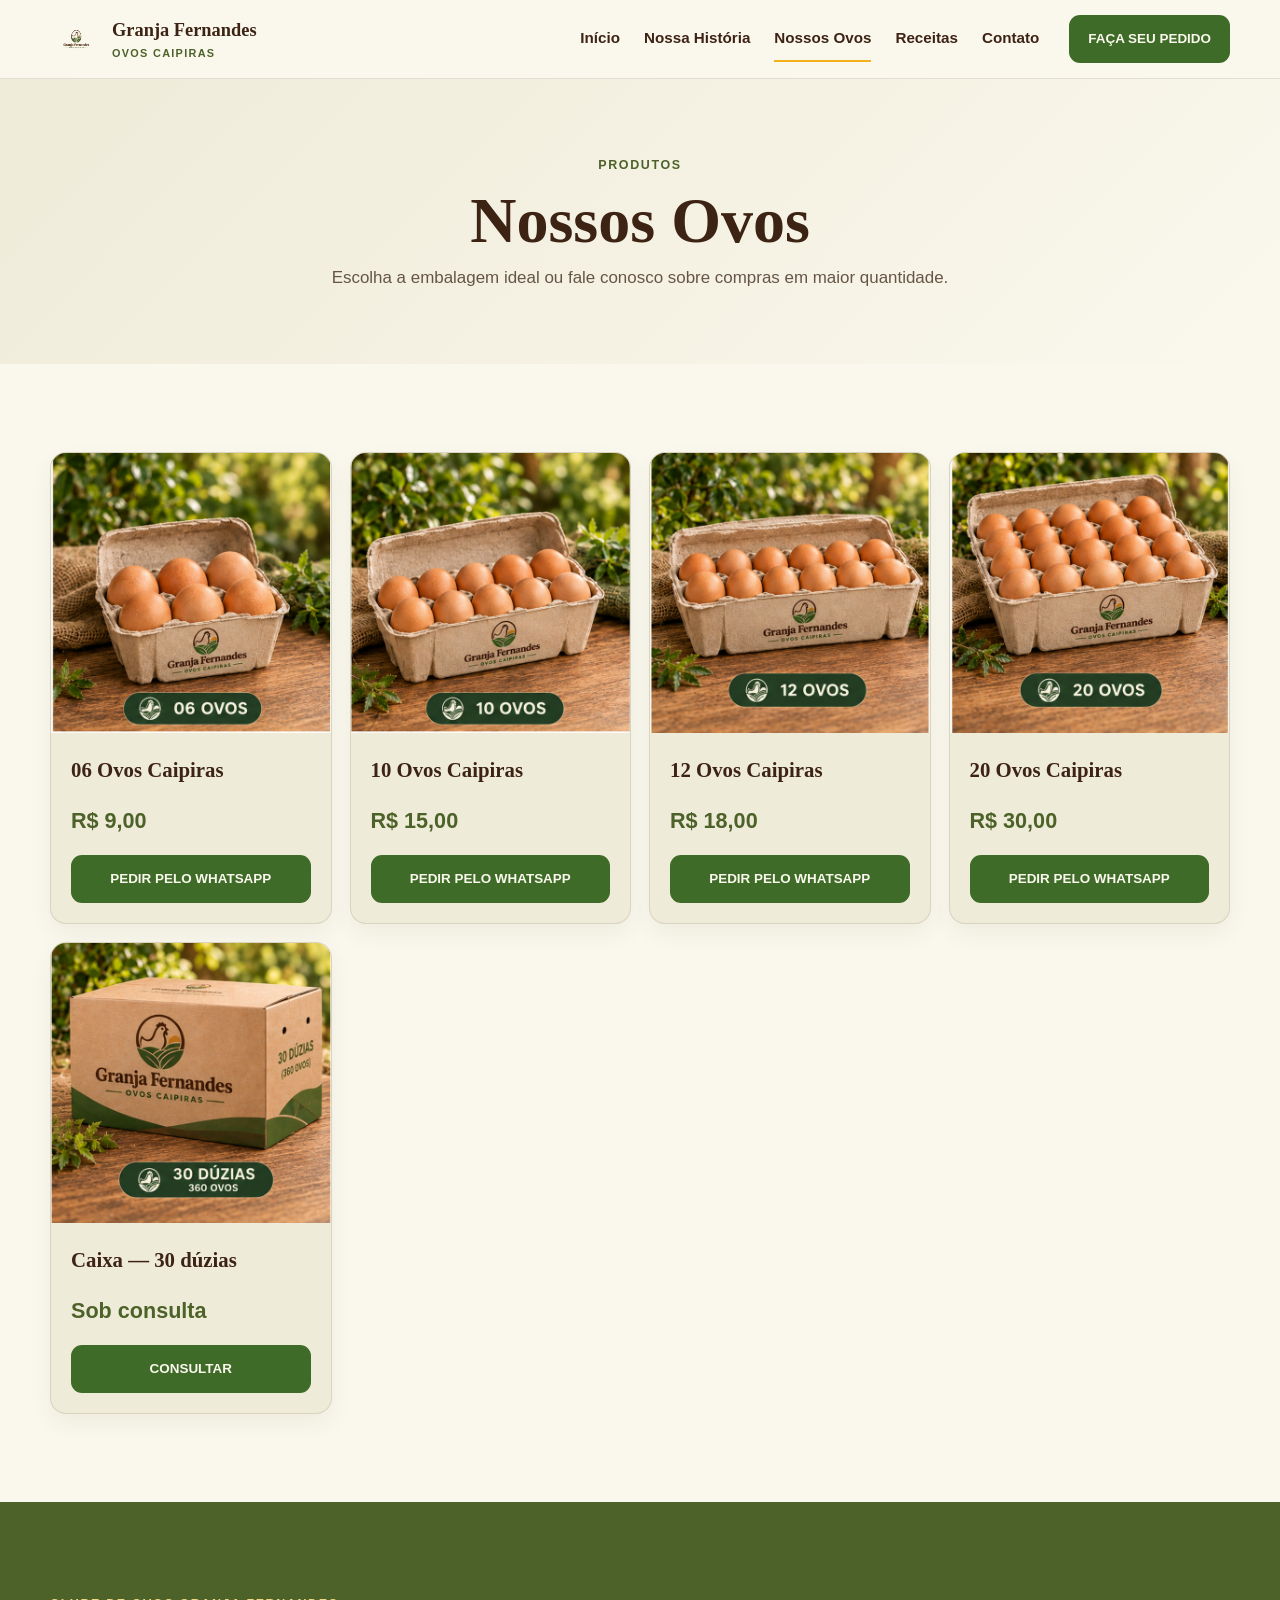
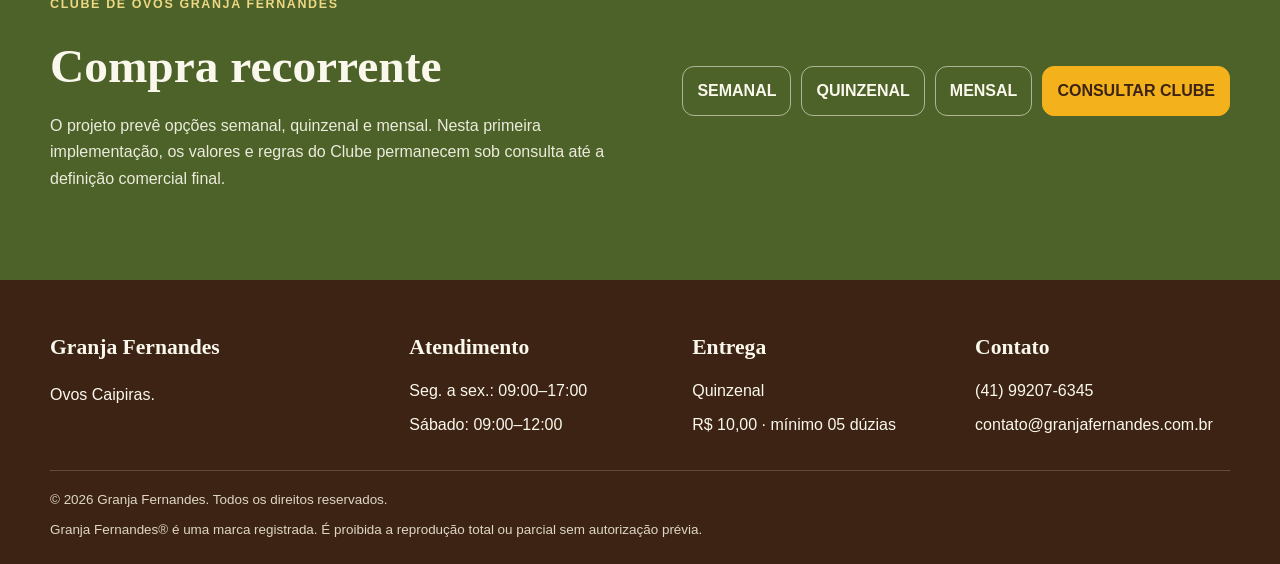
<file: nossos-ovos.html>
<!doctype html>
<html lang="pt-BR">
  <head>
    <meta charset="utf-8">
    <meta name="viewport" content="width=device-width, initial-scale=1">
    <title>Nossos Ovos | Granja Fernandes</title>
    <meta name="description" content="Confira as embalagens de ovos caipiras da Granja Fernandes e consulte compras em maior quantidade.">
    <link rel="canonical" href="https://www.granjafernandes.com.br/nossos-ovos.html">
    <link rel="icon" href="assets/images/logo.png" type="image/png">
    <link rel="stylesheet" href="assets/css/style.css">
  </head>
  <body>
    <header class="site-header">
      <div class="container header-inner">
        <a class="brand" href="index.html">
        <img src="assets/images/logo.png" alt="Logo Granja Fernandes">
        <span><span class="brand-name">Granja Fernandes</span><span class="brand-tagline">Ovos Caipiras</span></span></a>
        <nav class="nav">
          <a href="index.html">Início</a><a href="nossa-historia.html">Nossa História</a><a href="nossos-ovos.html" aria-current="page">Nossos Ovos</a><a href="receitas.html">Receitas</a><a href="contato.html">Contato</a>
        </nav>
        <a class="btn btn-primary header-cta" data-whatsapp="Olá! Gostaria de fazer um pedido de ovos caipiras da Granja Fernandes.">FAÇA SEU PEDIDO</a>
        <button class="menu-toggle" data-menu-toggle aria-expanded="false" aria-controls="mobile-menu">
          ☰
        </button>
      </div>
      <nav id="mobile-menu" class="container mobile-menu" data-mobile-menu>
        <a href="index.html">Início</a><a href="nossa-historia.html">Nossa História</a><a href="nossos-ovos.html">Nossos Ovos</a><a href="receitas.html">Receitas</a><a href="contato.html">Contato</a>
      </nav>
    </header>
    <main>
      <section class="page-hero">
        <div class="container">
          <span class="eyebrow">Produtos</span>
          <h1>
            Nossos Ovos
          </h1>
          <p>
            Escolha a embalagem ideal ou fale conosco sobre compras em maior quantidade.
          </p>
        </div>
      </section>
      <section class="section">
        <div class="container">
          <div class="products">
            <article class="product-card">
              <div class="product-image">
                <img src="assets/images/products/06-ovos.png" alt="Bandeja com 6 ovos caipiras">
              </div>
              <div class="product-body">
                <h3>
                  06 Ovos Caipiras
                </h3>
                <p class="price">
                  R$ 9,00
                </p>
                <a class="btn btn-primary" data-whatsapp="Olá! Quero pedir 06 ovos caipiras da Granja Fernandes.">PEDIR PELO WHATSAPP</a>
              </div>
            </article>
            <article class="product-card">
              <div class="product-image">
                <img src="assets/images/products/10-ovos.png" alt="Bandeja com 10 ovos caipiras">
              </div>
              <div class="product-body">
                <h3>
                  10 Ovos Caipiras
                </h3>
                <p class="price">
                  R$ 15,00
                </p>
                <a class="btn btn-primary" data-whatsapp="Olá! Quero pedir 10 ovos caipiras da Granja Fernandes.">PEDIR PELO WHATSAPP</a>
              </div>
            </article>
            <article class="product-card">
              <div class="product-image">
                <img src="assets/images/products/12-ovos.png" alt="Bandeja com 12 ovos caipiras">
              </div>
              <div class="product-body">
                <h3>
                  12 Ovos Caipiras
                </h3>
                <p class="price">
                  R$ 18,00
                </p>
                <a class="btn btn-primary" data-whatsapp="Olá! Quero pedir 12 ovos caipiras da Granja Fernandes.">PEDIR PELO WHATSAPP</a>
              </div>
            </article>
            <article class="product-card">
              <div class="product-image">
                <img src="assets/images/products/20-ovos.png" alt="Bandeja com 20 ovos caipiras">
              </div>
              <div class="product-body">
                <h3>
                  20 Ovos Caipiras
                </h3>
                <p class="price">
                  R$ 30,00
                </p>
                <a class="btn btn-primary" data-whatsapp="Olá! Quero pedir 20 ovos caipiras da Granja Fernandes.">PEDIR PELO WHATSAPP</a>
              </div>
            </article>
            <article class="product-card">
              <div class="product-image">
                <img src="assets/images/products/30-duzias.png" alt="Caixa com 30 dúzias de ovos para atacado">
              </div>
              <div class="product-body">
                <h3>
                  Caixa — 30 dúzias
                </h3>
                <p class="price">
                  Sob consulta
                </p>
                <a class="btn btn-primary" data-whatsapp="Olá! Gostaria de consultar sobre a caixa com 30 dúzias de ovos da Granja Fernandes.">CONSULTAR</a>
              </div>
            </article>
          </div>
        </div>
      </section>
      <section class="section section-green" id="clube">
        <div class="container club">
          <div>
            <span class="eyebrow" style="color:var(--softgold)">Clube de Ovos Granja Fernandes</span>
            <h2>
              Compra recorrente
            </h2>
            <p>
              O projeto prevê opções semanal, quinzenal e mensal. Nesta primeira implementação, os valores e regras do Clube permanecem sob consulta até a definição comercial final.
            </p>
          </div>
          <div class="plans">
            <span class="plan">SEMANAL</span><span class="plan">QUINZENAL</span><span class="plan">MENSAL</span><a class="plan active" href="clube.html">CONSULTAR CLUBE</a>
          </div>
        </div>
      </section>
    </main>
    <footer class="site-footer">
      <div class="container">
        <div class="footer-grid">
          <div>
            <h3 class="footer-heading">
              Granja Fernandes
            </h3>
            <p>
              Ovos Caipiras.
            </p>
          </div>
          <div>
            <h3 class="footer-heading">
              Atendimento
            </h3>
            <div class="footer-links">
              <span>Seg. a sex.: 09:00–17:00</span><span>Sábado: 09:00–12:00</span>
            </div>
          </div>
          <div>
            <h3 class="footer-heading">
              Entrega
            </h3>
            <div class="footer-links">
              <span>Quinzenal</span><span>R$ 10,00 · mínimo 05 dúzias</span>
            </div>
          </div>
          <div>
            <h3 class="footer-heading">
              Contato
            </h3>
            <div class="footer-links">
              <a data-whatsapp="Olá! Gostaria de falar com a Granja Fernandes.">(41) 99207-6345</a><a href="mailto:contato@granjafernandes.com.br">contato@granjafernandes.com.br</a>
            </div>
          </div>
        </div>
        <div class="copyright">
          © 2026 Granja Fernandes. Todos os direitos reservados.<span class="trademark-notice">Granja Fernandes® é uma marca registrada. É proibida a reprodução total ou parcial sem autorização prévia.</span>
        </div>
      </div>
    </footer>
    <a class="whatsapp-float" data-whatsapp="Olá! Gostaria de fazer um pedido de ovos caipiras da Granja Fernandes.">PEDIR PELO WHATSAPP</a>
    <script src="assets/js/main.js">
        
    </script>
  </body>
</html>
</file>
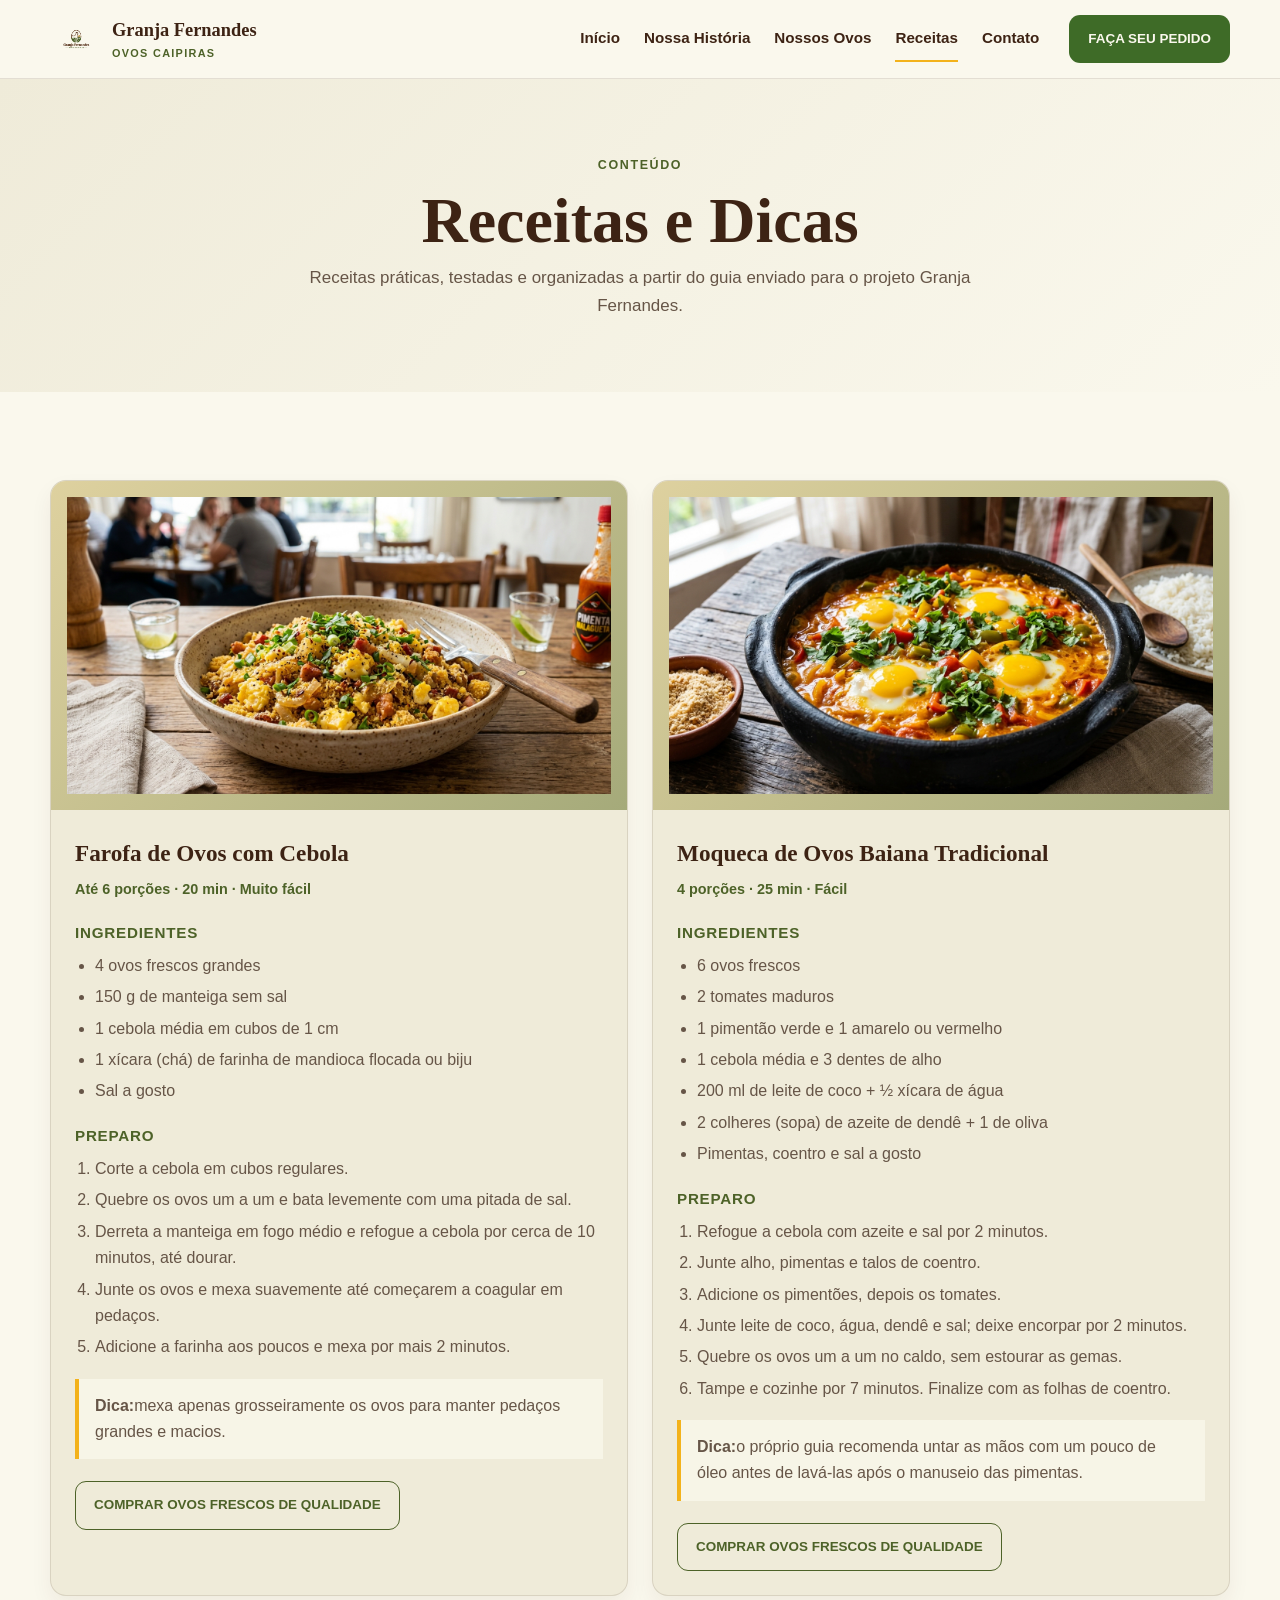
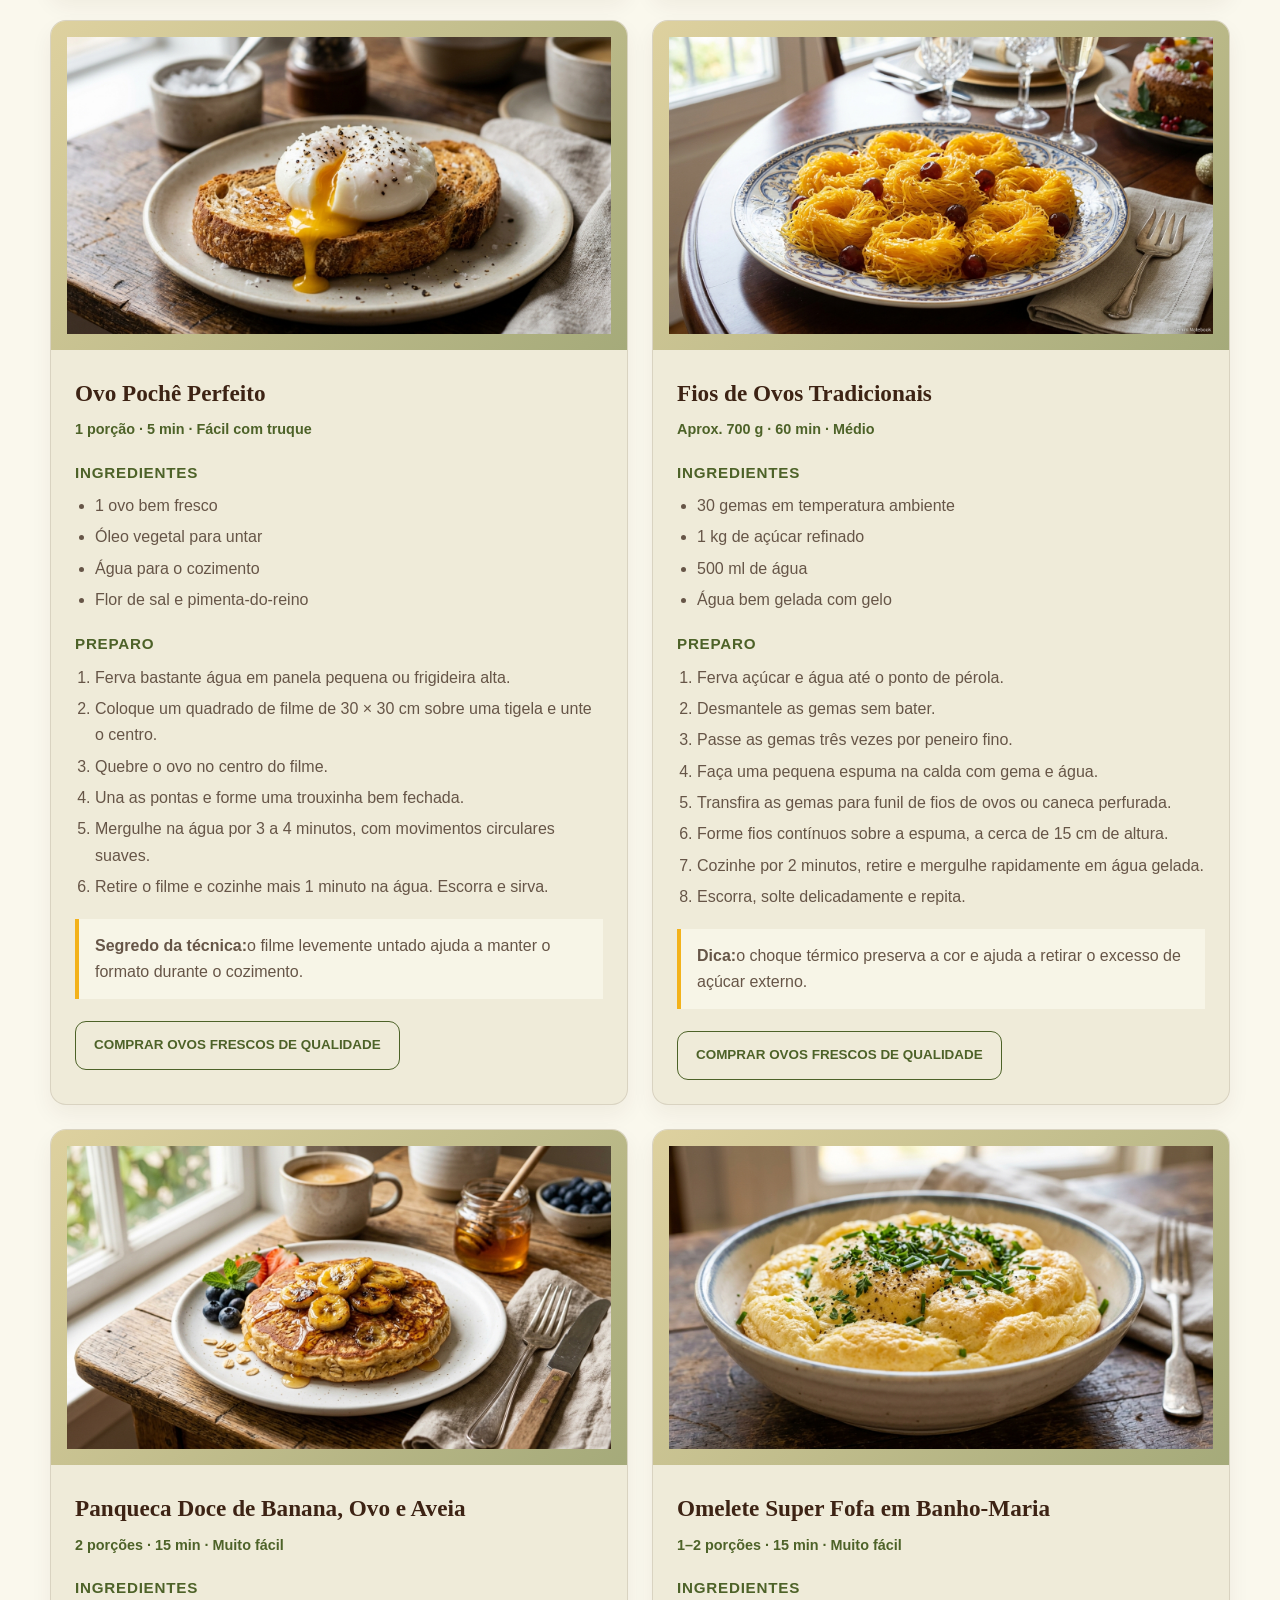
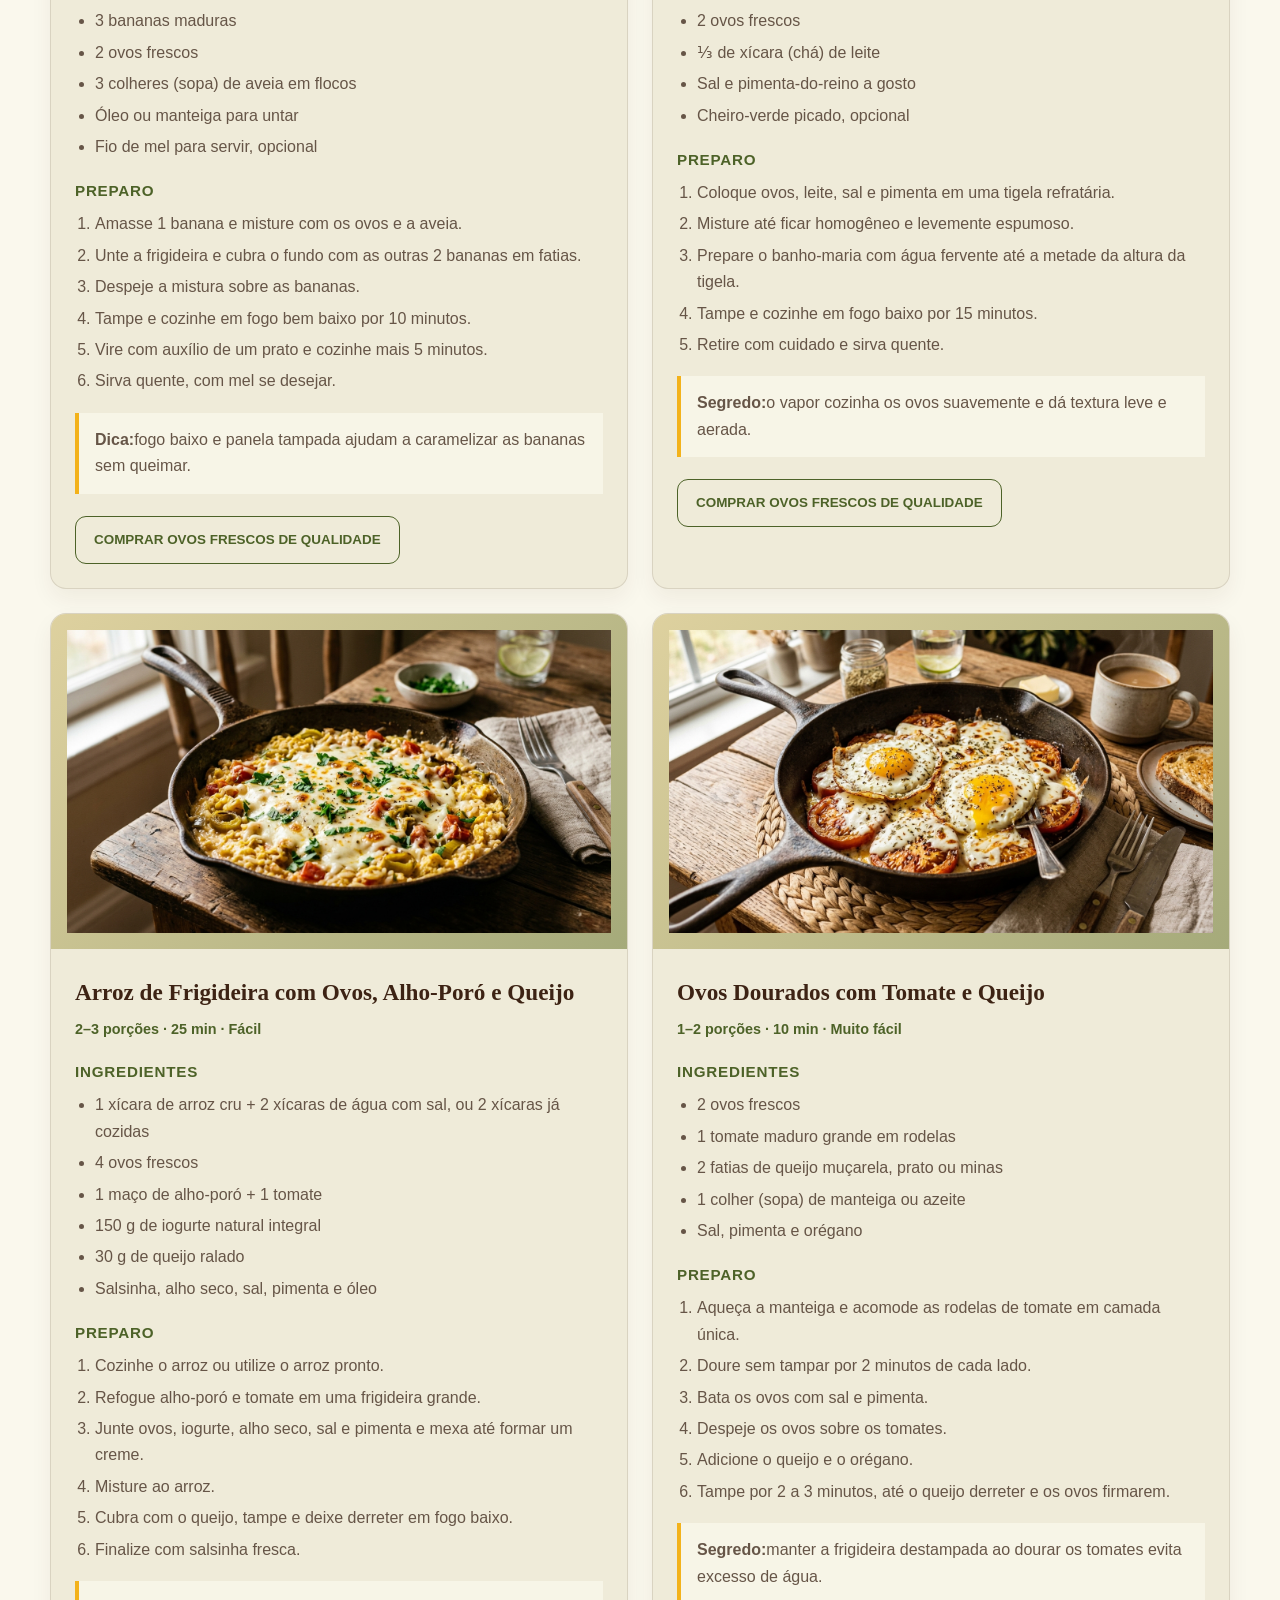
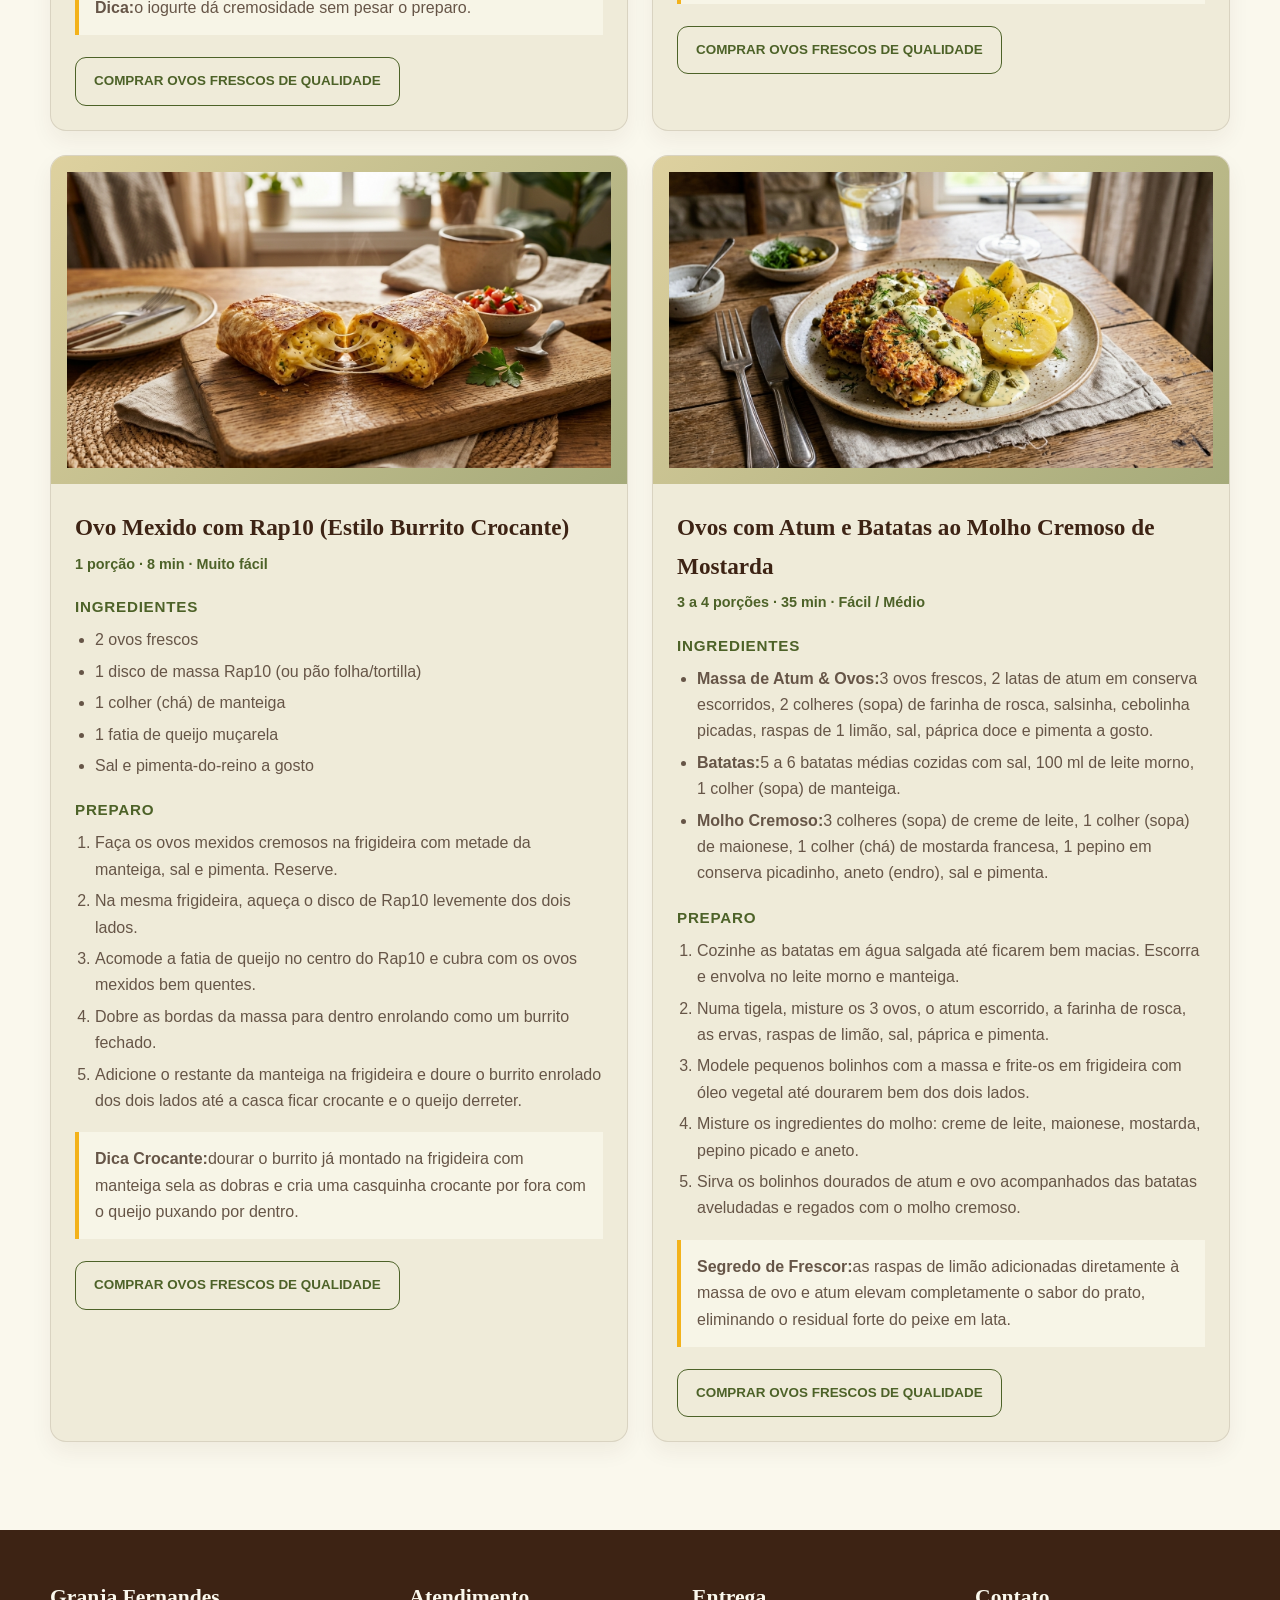
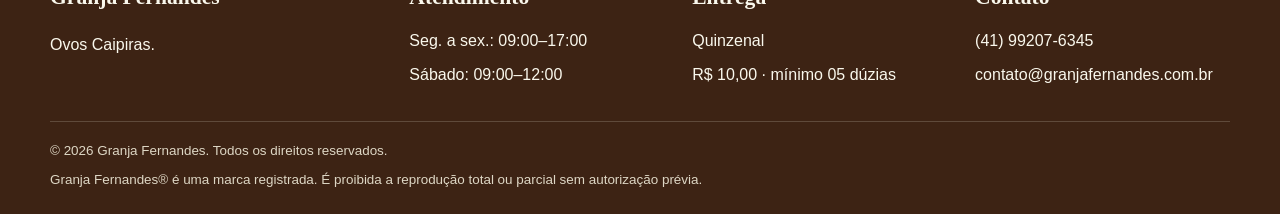
<file: receitas.html>
<!doctype html>
<html lang="pt-BR">
  <head>
    <meta charset="utf-8">
    <meta name="viewport" content="width=device-width, initial-scale=1">
    <title>Receitas e Dicas | Granja Fernandes</title>
    <meta name="description" content="Receitas práticas com ovos caipiras da Granja Fernandes. Preparos selecionados a partir do guia de receitas fornecido para o projeto.">
    <link rel="canonical" href="https://www.granjafernandes.com.br/receitas.html">
    <link rel="icon" href="assets/images/logo.png" type="image/png">
    <link rel="stylesheet" href="assets/css/style.css">
  </head>
  <body>
    <header class="site-header">
      <div class="container header-inner">
        <a class="brand" href="index.html">
        <img src="assets/images/logo.png" alt="Logo Granja Fernandes">
        <span><span class="brand-name">Granja Fernandes</span><span class="brand-tagline">Ovos Caipiras</span></span></a>
        <nav class="nav">
          <a href="index.html">Início</a><a href="nossa-historia.html">Nossa História</a><a href="nossos-ovos.html">Nossos Ovos</a><a href="receitas.html" aria-current="page">Receitas</a><a href="contato.html">Contato</a>
        </nav>
        <a class="btn btn-primary header-cta" data-whatsapp="Olá! Gostaria de fazer um pedido de ovos caipiras da Granja Fernandes.">FAÇA SEU PEDIDO</a>
        <button class="menu-toggle" data-menu-toggle aria-expanded="false" aria-controls="mobile-menu">
          ☰
        </button>
      </div>
      <nav id="mobile-menu" class="container mobile-menu" data-mobile-menu>
        <a href="index.html">Início</a><a href="nossa-historia.html">Nossa História</a><a href="nossos-ovos.html">Nossos Ovos</a><a href="receitas.html">Receitas</a><a href="contato.html">Contato</a>
      </nav>
    </header>
    <main>
      <section class="page-hero">
        <div class="container">
          <span class="eyebrow">Conteúdo</span>
          <h1>
            Receitas e Dicas
          </h1>
          <p>
            Receitas práticas, testadas e organizadas a partir do guia enviado para o projeto Granja Fernandes.
          </p>
        </div>
      </section>
      <section class="section">
        <div class="container">
          <div class="recipe-grid">
            <article class="recipe-card">
              <div class="recipe-media">
                <img src="assets/images/recipes/01_farofa_de_ovos.png" alt="Farofa de ovos com cebola" loading="lazy">
              </div>
              <div class="recipe-body">
                <h3>
                  Farofa de Ovos com Cebola
                </h3>
                <p class="recipe-meta">
                  Até 6 porções · 20 min · Muito fácil
                </p>
                <div class="recipe-section">
                  <h4>
                    Ingredientes
                  </h4>
                  <ul>
                    <li>
                      4 ovos frescos grandes
                    </li>
                    <li>
                      150 g de manteiga sem sal
                    </li>
                    <li>
                      1 cebola média em cubos de 1 cm
                    </li>
                    <li>
                      1 xícara (chá) de farinha de mandioca flocada ou biju
                    </li>
                    <li>
                      Sal a gosto
                    </li>
                  </ul>
                </div>
                <div class="recipe-section">
                  <h4>
                    Preparo
                  </h4>
                  <ol>
                    <li>
                      Corte a cebola em cubos regulares.
                    </li>
                    <li>
                      Quebre os ovos um a um e bata levemente com uma pitada de sal.
                    </li>
                    <li>
                      Derreta a manteiga em fogo médio e refogue a cebola por cerca de 10 minutos, até dourar.
                    </li>
                    <li>
                      Junte os ovos e mexa suavemente até começarem a coagular em pedaços.
                    </li>
                    <li>
                      Adicione a farinha aos poucos e mexa por mais 2 minutos.
                    </li>
                  </ol>
                </div>
                <div class="recipe-tip">
                  <strong>Dica:</strong>mexa apenas grosseiramente os ovos para manter pedaços grandes e macios.
                </div>
                <a class="btn btn-secondary" data-whatsapp="Olá! Quero comprar ovos para preparar a Farofa de Ovos com Cebola.">COMPRAR OVOS FRESCOS DE QUALIDADE</a>
              </div>
            </article>
            <article class="recipe-card">
              <div class="recipe-media">
                <img src="assets/images/recipes/02_moqueca_de_ovos.png" alt="Moqueca de ovos baiana" loading="lazy">
              </div>
              <div class="recipe-body">
                <h3>
                  Moqueca de Ovos Baiana Tradicional
                </h3>
                <p class="recipe-meta">
                  4 porções · 25 min · Fácil
                </p>
                <div class="recipe-section">
                  <h4>
                    Ingredientes
                  </h4>
                  <ul>
                    <li>
                      6 ovos frescos
                    </li>
                    <li>
                      2 tomates maduros
                    </li>
                    <li>
                      1 pimentão verde e 1 amarelo ou vermelho
                    </li>
                    <li>
                      1 cebola média e 3 dentes de alho
                    </li>
                    <li>
                      200 ml de leite de coco + ½ xícara de água
                    </li>
                    <li>
                      2 colheres (sopa) de azeite de dendê + 1 de oliva
                    </li>
                    <li>
                      Pimentas, coentro e sal a gosto
                    </li>
                  </ul>
                </div>
                <div class="recipe-section">
                  <h4>
                    Preparo
                  </h4>
                  <ol>
                    <li>
                      Refogue a cebola com azeite e sal por 2 minutos.
                    </li>
                    <li>
                      Junte alho, pimentas e talos de coentro.
                    </li>
                    <li>
                      Adicione os pimentões, depois os tomates.
                    </li>
                    <li>
                      Junte leite de coco, água, dendê e sal; deixe encorpar por 2 minutos.
                    </li>
                    <li>
                      Quebre os ovos um a um no caldo, sem estourar as gemas.
                    </li>
                    <li>
                      Tampe e cozinhe por 7 minutos. Finalize com as folhas de coentro.
                    </li>
                  </ol>
                </div>
                <div class="recipe-tip">
                  <strong>Dica:</strong>o próprio guia recomenda untar as mãos com um pouco de óleo antes de lavá-las após o manuseio das pimentas.
                </div>
                <a class="btn btn-secondary" data-whatsapp="Olá! Quero comprar ovos para preparar a Moqueca de Ovos.">COMPRAR OVOS FRESCOS DE QUALIDADE</a>
              </div>
            </article>
            <article class="recipe-card">
              <div class="recipe-media">
                <img src="assets/images/recipes/03_ovo_poche.png" alt="Ovo pochê" loading="lazy">
              </div>
              <div class="recipe-body">
                <h3>
                  Ovo Pochê Perfeito
                </h3>
                <p class="recipe-meta">
                  1 porção · 5 min · Fácil com truque
                </p>
                <div class="recipe-section">
                  <h4>
                    Ingredientes
                  </h4>
                  <ul>
                    <li>
                      1 ovo bem fresco
                    </li>
                    <li>
                      Óleo vegetal para untar
                    </li>
                    <li>
                      Água para o cozimento
                    </li>
                    <li>
                      Flor de sal e pimenta-do-reino
                    </li>
                  </ul>
                </div>
                <div class="recipe-section">
                  <h4>
                    Preparo
                  </h4>
                  <ol>
                    <li>
                      Ferva bastante água em panela pequena ou frigideira alta.
                    </li>
                    <li>
                      Coloque um quadrado de filme de 30 × 30 cm sobre uma tigela e unte o centro.
                    </li>
                    <li>
                      Quebre o ovo no centro do filme.
                    </li>
                    <li>
                      Una as pontas e forme uma trouxinha bem fechada.
                    </li>
                    <li>
                      Mergulhe na água por 3 a 4 minutos, com movimentos circulares suaves.
                    </li>
                    <li>
                      Retire o filme e cozinhe mais 1 minuto na água. Escorra e sirva.
                    </li>
                  </ol>
                </div>
                <div class="recipe-tip">
                  <strong>Segredo da técnica:</strong>o filme levemente untado ajuda a manter o formato durante o cozimento.
                </div>
                <a class="btn btn-secondary" data-whatsapp="Olá! Quero comprar ovos para preparar Ovo Pochê.">COMPRAR OVOS FRESCOS DE QUALIDADE</a>
              </div>
            </article>
            <article class="recipe-card">
              <div class="recipe-media">
                <img src="assets/images/recipes/04_fios_de_ovos.png" alt="Fios de ovos" loading="lazy">
              </div>
              <div class="recipe-body">
                <h3>
                  Fios de Ovos Tradicionais
                </h3>
                <p class="recipe-meta">
                  Aprox. 700 g · 60 min · Médio
                </p>
                <div class="recipe-section">
                  <h4>
                    Ingredientes
                  </h4>
                  <ul>
                    <li>
                      30 gemas em temperatura ambiente
                    </li>
                    <li>
                      1 kg de açúcar refinado
                    </li>
                    <li>
                      500 ml de água
                    </li>
                    <li>
                      Água bem gelada com gelo
                    </li>
                  </ul>
                </div>
                <div class="recipe-section">
                  <h4>
                    Preparo
                  </h4>
                  <ol>
                    <li>
                      Ferva açúcar e água até o ponto de pérola.
                    </li>
                    <li>
                      Desmantele as gemas sem bater.
                    </li>
                    <li>
                      Passe as gemas três vezes por peneiro fino.
                    </li>
                    <li>
                      Faça uma pequena espuma na calda com gema e água.
                    </li>
                    <li>
                      Transfira as gemas para funil de fios de ovos ou caneca perfurada.
                    </li>
                    <li>
                      Forme fios contínuos sobre a espuma, a cerca de 15 cm de altura.
                    </li>
                    <li>
                      Cozinhe por 2 minutos, retire e mergulhe rapidamente em água gelada.
                    </li>
                    <li>
                      Escorra, solte delicadamente e repita.
                    </li>
                  </ol>
                </div>
                <div class="recipe-tip">
                  <strong>Dica:</strong>o choque térmico preserva a cor e ajuda a retirar o excesso de açúcar externo.
                </div>
                <a class="btn btn-secondary" data-whatsapp="Olá! Quero comprar ovos para preparar Fios de Ovos.">COMPRAR OVOS FRESCOS DE QUALIDADE</a>
              </div>
            </article>
            <article class="recipe-card">
              <div class="recipe-media">
                <img src="assets/images/recipes/05_panqueca_banana_aveia.png" alt="Panqueca de banana, ovo e aveia" loading="lazy">
              </div>
              <div class="recipe-body">
                <h3>
                  Panqueca Doce de Banana, Ovo e Aveia
                </h3>
                <p class="recipe-meta">
                  2 porções · 15 min · Muito fácil
                </p>
                <div class="recipe-section">
                  <h4>
                    Ingredientes
                  </h4>
                  <ul>
                    <li>
                      3 bananas maduras
                    </li>
                    <li>
                      2 ovos frescos
                    </li>
                    <li>
                      3 colheres (sopa) de aveia em flocos
                    </li>
                    <li>
                      Óleo ou manteiga para untar
                    </li>
                    <li>
                      Fio de mel para servir, opcional
                    </li>
                  </ul>
                </div>
                <div class="recipe-section">
                  <h4>
                    Preparo
                  </h4>
                  <ol>
                    <li>
                      Amasse 1 banana e misture com os ovos e a aveia.
                    </li>
                    <li>
                      Unte a frigideira e cubra o fundo com as outras 2 bananas em fatias.
                    </li>
                    <li>
                      Despeje a mistura sobre as bananas.
                    </li>
                    <li>
                      Tampe e cozinhe em fogo bem baixo por 10 minutos.
                    </li>
                    <li>
                      Vire com auxílio de um prato e cozinhe mais 5 minutos.
                    </li>
                    <li>
                      Sirva quente, com mel se desejar.
                    </li>
                  </ol>
                </div>
                <div class="recipe-tip">
                  <strong>Dica:</strong>fogo baixo e panela tampada ajudam a caramelizar as bananas sem queimar.
                </div>
                <a class="btn btn-secondary" data-whatsapp="Olá! Quero comprar ovos para preparar a Panqueca de Banana e Aveia.">COMPRAR OVOS FRESCOS DE QUALIDADE</a>
              </div>
            </article>
            <article class="recipe-card">
              <div class="recipe-media">
                <img src="assets/images/recipes/06_omelete_banho_maria.png" alt="Omelete em banho-maria" loading="lazy">
              </div>
              <div class="recipe-body">
                <h3>
                  Omelete Super Fofa em Banho-Maria
                </h3>
                <p class="recipe-meta">
                  1–2 porções · 15 min · Muito fácil
                </p>
                <div class="recipe-section">
                  <h4>
                    Ingredientes
                  </h4>
                  <ul>
                    <li>
                      2 ovos frescos
                    </li>
                    <li>
                      ⅓ de xícara (chá) de leite
                    </li>
                    <li>
                      Sal e pimenta-do-reino a gosto
                    </li>
                    <li>
                      Cheiro-verde picado, opcional
                    </li>
                  </ul>
                </div>
                <div class="recipe-section">
                  <h4>
                    Preparo
                  </h4>
                  <ol>
                    <li>
                      Coloque ovos, leite, sal e pimenta em uma tigela refratária.
                    </li>
                    <li>
                      Misture até ficar homogêneo e levemente espumoso.
                    </li>
                    <li>
                      Prepare o banho-maria com água fervente até a metade da altura da tigela.
                    </li>
                    <li>
                      Tampe e cozinhe em fogo baixo por 15 minutos.
                    </li>
                    <li>
                      Retire com cuidado e sirva quente.
                    </li>
                  </ol>
                </div>
                <div class="recipe-tip">
                  <strong>Segredo:</strong>o vapor cozinha os ovos suavemente e dá textura leve e aerada.
                </div>
                <a class="btn btn-secondary" data-whatsapp="Olá! Quero comprar ovos para preparar a Omelete em Banho-Maria.">COMPRAR OVOS FRESCOS DE QUALIDADE</a>
              </div>
            </article>
            <article class="recipe-card">
              <div class="recipe-media">
                <img src="assets/images/recipes/07_arroz_de_frigideira.png" alt="Arroz de frigideira com ovos, alho-poró e queijo" loading="lazy">
              </div>
              <div class="recipe-body">
                <h3>
                  Arroz de Frigideira com Ovos, Alho-Poró e Queijo
                </h3>
                <p class="recipe-meta">
                  2–3 porções · 25 min · Fácil
                </p>
                <div class="recipe-section">
                  <h4>
                    Ingredientes
                  </h4>
                  <ul>
                    <li>
                      1 xícara de arroz cru + 2 xícaras de água com sal, ou 2 xícaras já cozidas
                    </li>
                    <li>
                      4 ovos frescos
                    </li>
                    <li>
                      1 maço de alho-poró + 1 tomate
                    </li>
                    <li>
                      150 g de iogurte natural integral
                    </li>
                    <li>
                      30 g de queijo ralado
                    </li>
                    <li>
                      Salsinha, alho seco, sal, pimenta e óleo
                    </li>
                  </ul>
                </div>
                <div class="recipe-section">
                  <h4>
                    Preparo
                  </h4>
                  <ol>
                    <li>
                      Cozinhe o arroz ou utilize o arroz pronto.
                    </li>
                    <li>
                      Refogue alho-poró e tomate em uma frigideira grande.
                    </li>
                    <li>
                      Junte ovos, iogurte, alho seco, sal e pimenta e mexa até formar um creme.
                    </li>
                    <li>
                      Misture ao arroz.
                    </li>
                    <li>
                      Cubra com o queijo, tampe e deixe derreter em fogo baixo.
                    </li>
                    <li>
                      Finalize com salsinha fresca.
                    </li>
                  </ol>
                </div>
                <div class="recipe-tip">
                  <strong>Dica:</strong>o iogurte dá cremosidade sem pesar o preparo.
                </div>
                <a class="btn btn-secondary" data-whatsapp="Olá! Quero comprar ovos para preparar o Arroz de Frigideira.">COMPRAR OVOS FRESCOS DE QUALIDADE</a>
              </div>
            </article>
            <article class="recipe-card">
              <div class="recipe-media">
                <img src="assets/images/recipes/08_ovos_dourados_tomate_queijo.png" alt="Ovos dourados com tomate e queijo" loading="lazy">
              </div>
              <div class="recipe-body">
                <h3>
                  Ovos Dourados com Tomate e Queijo
                </h3>
                <p class="recipe-meta">
                  1–2 porções · 10 min · Muito fácil
                </p>
                <div class="recipe-section">
                  <h4>
                    Ingredientes
                  </h4>
                  <ul>
                    <li>
                      2 ovos frescos
                    </li>
                    <li>
                      1 tomate maduro grande em rodelas
                    </li>
                    <li>
                      2 fatias de queijo muçarela, prato ou minas
                    </li>
                    <li>
                      1 colher (sopa) de manteiga ou azeite
                    </li>
                    <li>
                      Sal, pimenta e orégano
                    </li>
                  </ul>
                </div>
                <div class="recipe-section">
                  <h4>
                    Preparo
                  </h4>
                  <ol>
                    <li>
                      Aqueça a manteiga e acomode as rodelas de tomate em camada única.
                    </li>
                    <li>
                      Doure sem tampar por 2 minutos de cada lado.
                    </li>
                    <li>
                      Bata os ovos com sal e pimenta.
                    </li>
                    <li>
                      Despeje os ovos sobre os tomates.
                    </li>
                    <li>
                      Adicione o queijo e o orégano.
                    </li>
                    <li>
                      Tampe por 2 a 3 minutos, até o queijo derreter e os ovos firmarem.
                    </li>
                  </ol>
                </div>
                <div class="recipe-tip">
                  <strong>Segredo:</strong>manter a frigideira destampada ao dourar os tomates evita excesso de água.
                </div>
                <a class="btn btn-secondary" data-whatsapp="Olá! Quero comprar ovos para preparar Ovos Dourados com Tomate e Queijo.">COMPRAR OVOS FRESCOS DE QUALIDADE</a>
              </div>
            </article>
            <article class="recipe-card">
              <div class="recipe-media">
                <img src="assets/images/recipes/09_Burrito_de_Ovo_Mexido_Crocante.png" alt="Ovo mexido com Rap10, estilo burrito crocante" loading="lazy">
              </div>
              <div class="recipe-body">
                <h3>
                  Ovo Mexido com Rap10 (Estilo Burrito Crocante)
                </h3>
                <p class="recipe-meta">
                  1 porção · 8 min · Muito fácil
                </p>
                <div class="recipe-section">
                  <h4>
                    Ingredientes
                  </h4>
                  <ul>
                    <li>
                      2 ovos frescos
                    </li>
                    <li>
                      1 disco de massa Rap10 (ou pão folha/tortilla)
                    </li>
                    <li>
                      1 colher (chá) de manteiga
                    </li>
                    <li>
                      1 fatia de queijo muçarela
                    </li>
                    <li>
                      Sal e pimenta-do-reino a gosto
                    </li>
                  </ul>
                </div>
                <div class="recipe-section">
                  <h4>
                    Preparo
                  </h4>
                  <ol>
                    <li>
                      Faça os ovos mexidos cremosos na frigideira com metade da manteiga, sal e pimenta. Reserve.
                    </li>
                    <li>
                      Na mesma frigideira, aqueça o disco de Rap10 levemente dos dois lados.
                    </li>
                    <li>
                      Acomode a fatia de queijo no centro do Rap10 e cubra com os ovos mexidos bem quentes.
                    </li>
                    <li>
                      Dobre as bordas da massa para dentro enrolando como um burrito fechado.
                    </li>
                    <li>
                      Adicione o restante da manteiga na frigideira e doure o burrito enrolado dos dois lados até a casca ficar crocante e o queijo derreter.
                    </li>
                  </ol>
                </div>
                <div class="recipe-tip">
                  <strong>Dica Crocante:</strong>dourar o burrito já montado na frigideira com manteiga sela as dobras e cria uma casquinha crocante por fora com o queijo puxando por dentro.
                </div>
                <a class="btn btn-secondary" data-whatsapp="Olá! Quero comprar ovos para preparar o Ovo Mexido com Rap10.">COMPRAR OVOS FRESCOS DE QUALIDADE</a>
              </div>
            </article>
            <article class="recipe-card">
              <div class="recipe-media">
                <img src="assets/images/recipes/10_Ovos_com_ Atum_e_Batatas_ao_Molho_Cremoso_de_Mostarda.png" alt="Ovos com atum e batatas ao molho cremoso de mostarda" loading="lazy">
              </div>
              <div class="recipe-body">
                <h3>
                  Ovos com Atum e Batatas ao Molho Cremoso de Mostarda
                </h3>
                <p class="recipe-meta">
                  3 a 4 porções · 35 min · Fácil / Médio
                </p>
                <div class="recipe-section">
                  <h4>
                    Ingredientes
                  </h4>
                  <ul>
                    <li>
                      <strong>Massa de Atum &amp; Ovos:</strong>3 ovos frescos, 2 latas de atum em conserva escorridos, 2 colheres (sopa) de farinha de rosca, salsinha, cebolinha picadas, raspas de 1 limão, sal, páprica doce e pimenta a gosto.
                    </li>
                    <li>
                      <strong>Batatas:</strong>5 a 6 batatas médias cozidas com sal, 100 ml de leite morno, 1 colher (sopa) de manteiga.
                    </li>
                    <li>
                      <strong>Molho Cremoso:</strong>3 colheres (sopa) de creme de leite, 1 colher (sopa) de maionese, 1 colher (chá) de mostarda francesa, 1 pepino em conserva picadinho, aneto (endro), sal e pimenta.
                    </li>
                  </ul>
                </div>
                <div class="recipe-section">
                  <h4>
                    Preparo
                  </h4>
                  <ol>
                    <li>
                      Cozinhe as batatas em água salgada até ficarem bem macias. Escorra e envolva no leite morno e manteiga.
                    </li>
                    <li>
                      Numa tigela, misture os 3 ovos, o atum escorrido, a farinha de rosca, as ervas, raspas de limão, sal, páprica e pimenta.
                    </li>
                    <li>
                      Modele pequenos bolinhos com a massa e frite-os em frigideira com óleo vegetal até dourarem bem dos dois lados.
                    </li>
                    <li>
                      Misture os ingredientes do molho: creme de leite, maionese, mostarda, pepino picado e aneto.
                    </li>
                    <li>
                      Sirva os bolinhos dourados de atum e ovo acompanhados das batatas aveludadas e regados com o molho cremoso.
                    </li>
                  </ol>
                </div>
                <div class="recipe-tip">
                  <strong>Segredo de Frescor:</strong>as raspas de limão adicionadas diretamente à massa de ovo e atum elevam completamente o sabor do prato, eliminando o residual forte do peixe em lata.
                </div>
                <a class="btn btn-secondary" data-whatsapp="Olá! Quero comprar ovos para preparar Ovos com Atum e Batatas ao Molho Cremoso de Mostarda.">COMPRAR OVOS FRESCOS DE QUALIDADE</a>
              </div>
            </article>
          </div>
        </div>
      </section>
    </main>
    <footer class="site-footer">
      <div class="container">
        <div class="footer-grid">
          <div>
            <h3 class="footer-heading">
              Granja Fernandes
            </h3>
            <p>
              Ovos Caipiras.
            </p>
          </div>
          <div>
            <h3 class="footer-heading">
              Atendimento
            </h3>
            <div class="footer-links">
              <span>Seg. a sex.: 09:00–17:00</span><span>Sábado: 09:00–12:00</span>
            </div>
          </div>
          <div>
            <h3 class="footer-heading">
              Entrega
            </h3>
            <div class="footer-links">
              <span>Quinzenal</span><span>R$ 10,00 · mínimo 05 dúzias</span>
            </div>
          </div>
          <div>
            <h3 class="footer-heading">
              Contato
            </h3>
            <div class="footer-links">
              <a data-whatsapp="Olá! Gostaria de falar com a Granja Fernandes.">(41) 99207-6345</a><a href="mailto:contato@granjafernandes.com.br">contato@granjafernandes.com.br</a>
            </div>
          </div>
        </div>
        <div class="copyright">
          © 2026 Granja Fernandes. Todos os direitos reservados.<span class="trademark-notice">Granja Fernandes® é uma marca registrada. É proibida a reprodução total ou parcial sem autorização prévia.</span>
        </div>
      </div>
    </footer>
    <a class="whatsapp-float" data-whatsapp="Olá! Gostaria de fazer um pedido de ovos caipiras da Granja Fernandes.">PEDIR PELO WHATSAPP</a>
    <script src="assets/js/main.js">
        
    </script>
  </body>
</html>
</file>
<file: assets/css/style.css>
:root {
  --brown: #3D2314;
  --green: #4D6228;
  --action: #3E6B27;
  --gold: #F3B21B;
  --cream: #FAF8ED;
  --sand: #EFEBD9;
  --softgold: #EDD885;
  --muted: #665547;
  --white: #fffdf4;
  --border: rgba(61, 35, 20, .12);
  --shadow: 0 16px 40px rgba(61, 35, 20, .10);
  --radius: 18px;
  --max: 1180px;
}
* {
  box-sizing: border-box;
}
html {
  scroll-behavior: smooth;
}
body {
  margin: 0;
  background: var(--cream);
  color: var(--brown);
  font-family: Inter, Arial, Helvetica, sans-serif;
  line-height: 1.65;
}
a {
  color: inherit;
  text-decoration: none;
}
img {
  max-width: 100%;
  display: block;
}
button {
  font: inherit;
}
.container {
  width: min(var(--max), calc(100% - 32px));
  margin-inline: auto;
}
.site-header {
  position: sticky;
  top: 0;
  z-index: 50;
  background: rgba(250,248,237,.96);
  backdrop-filter: blur(10px);
  border-bottom: 1px solid var(--border);
}
.header-inner {
  min-height: 78px;
  display: flex;
  align-items: center;
  gap: 24px;
}
.brand {
  display: flex;
  align-items: center;
  gap: 10px;
  font-family: Georgia, serif;
  font-weight: 700;
}
.brand img {
  width: 52px;
  height: 52px;
  object-fit: contain;
}
.brand-name {
  font-size: 1.15rem;
  line-height: 1.05;
}
.brand-tagline {
  display: block;
  margin-top: 4px;
  color: var(--green);
  font: 700 .68rem/1.1 Inter, Arial, sans-serif;
  letter-spacing: .12em;
  text-transform: uppercase;
}
.nav {
  margin-left: auto;
  display: flex;
  align-items: center;
  gap: 24px;
  font-weight: 700;
  font-size: .95rem;
}
.nav a {
  padding: 9px 0;
  border-bottom: 2px solid transparent;
}
.nav a:hover, .nav a[aria-current="page"] {
  border-color: var(--gold);
}
.header-cta {
  margin-left: 6px;
}
.menu-toggle {
  display: none;
  margin-left: auto;
  border: 0;
  background: transparent;
  color: var(--brown);
  font-size: 1.5rem;
  cursor: pointer;
}
.mobile-menu {
  display: none;
  padding: 0 16px 16px;
}
.mobile-menu.is-open {
  display: grid;
  gap: 6px;
}
.mobile-menu a {
  padding: 10px 12px;
  border-radius: 10px;
}
.mobile-menu a:hover {
  background: var(--sand);
}
.icon-definitions {
  position: absolute;
  width: 0;
  height: 0;
  overflow: hidden;
}
.whatsapp-icon {
  display: block;
  width: 20px;
  height: 20px;
  flex: 0 0 20px;
  fill: currentColor;
}
.btn {
  display: inline-flex;
  align-items: center;
  justify-content: center;
  gap: 8px;
  min-height: 46px;
  padding: 12px 18px;
  border-radius: 11px;
  font-weight: 800;
  border: 1px solid transparent;
  transition: transform .18s ease, box-shadow .18s ease, background .18s ease;
}
.btn:hover {
  transform: translateY(-1px);
  box-shadow: 0 10px 20px rgba(61,35,20,.10);
}
.btn-primary {
  background: var(--action);
  color: var(--cream);
}
.btn-secondary {
  background: transparent;
  color: var(--green);
  border-color: var(--green);
}
.btn-gold {
  background: var(--gold);
  color: var(--brown);
}
.btn-light {
  background: var(--cream);
  color: var(--brown);
}
.hero {
  position: relative;
  overflow: hidden;
  background: var(--cream);
}
.hero-banner {
  width: 100vw;
  margin-left: calc(50% - 50vw);
  overflow: hidden;
}
.hero-banner img {
  display: block;
  width: 100%;
  height: 430px;
  object-fit: cover;
  object-position: center;
}
.hero-grid {
  display: grid;
  grid-template-columns: 1fr;
  min-height: auto;
  align-items: center;
}
.hero-copy {
  padding: 64px 0 72px;
  text-align: center;
}
.hero-copy p {
  margin-inline: auto;
}
.eyebrow {
  display: inline-block;
  margin-bottom: 12px;
  color: var(--green);
  font-size: .78rem;
  font-weight: 900;
  letter-spacing: .13em;
  text-transform: uppercase;
}
.hero h1, .page-hero h1, .section-title, .story h2, .club h2, .footer-heading {
  font-family: Georgia, serif;
}
.hero h1 {
  margin: 0;
  max-width: 700px;
  font-size: clamp(3rem, 6vw, 5.4rem);
  line-height: .98;
  letter-spacing: -.02em;
}
.hero-title-main {
  display: block;
}
.hero-title-sub {
  display: block;
  margin-top: 7px;
  font-size: .34em;
  line-height: 1.08;
  letter-spacing: 0;
  font-weight: 700;
}
.hero p {
  max-width: 620px;
  margin: 22px 0 0;
  color: var(--muted);
  font-size: 1.18rem;
}
.hero-actions {
  display: flex;
  justify-content: center;
  gap: 12px;
  flex-wrap: wrap;
  margin-top: 28px;
}
.section {
  padding: 88px 0;
}
.section-alt {
  background: rgba(239,235,217,.52);
}
.section-green {
  background: var(--green);
  color: var(--cream);
}
.section-title {
  margin: 0;
  font-size: clamp(2.1rem, 4vw, 3.1rem);
  line-height: 1.08;
}
.section-title.center, .section-subtitle.center {
  text-align: center;
}
.section-subtitle {
  max-width: 720px;
  margin: 12px auto 42px;
  color: var(--muted);
}
.section-green .section-subtitle {
  color: #ecebdc;
}
.features {
  position: relative;
  z-index: 4;
  margin-top: -52px;
}
.feature-grid {
  display: grid;
  grid-template-columns: repeat(3,1fr);
  background: var(--sand);
  border-radius: var(--radius);
  box-shadow: var(--shadow);
  overflow: hidden;
}
.feature {
  display: grid;
  grid-template-columns: 52px 1fr;
  gap: 14px;
  padding: 24px;
}
.feature + .feature {
  border-left: 1px solid var(--border);
}
.feature-icon {
  width: 50px;
  height: 50px;
  display: grid;
  place-items: center;
  border-radius: 50%;
  background: var(--green);
  color: var(--cream);
  font-weight: 900;
}
.feature h3 {
  margin: 0 0 5px;
  font-size: .98rem;
  text-transform: uppercase;
  letter-spacing: .04em;
}
.feature p {
  margin: 0;
  color: var(--muted);
  font-size: .92rem;
}
.products {
  display: grid;
  grid-template-columns: repeat(4, minmax(0,1fr));
  gap: 18px;
  align-items: stretch;
}
.product-card {
  display: flex;
  flex-direction: column;
  height: 100%;
  overflow: hidden;
  background: var(--sand);
  border: 1px solid var(--border);
  border-radius: 16px;
  box-shadow: 0 10px 22px rgba(61,35,20,.06);
}
.product-image {
  position: relative;
  aspect-ratio: 1 / 1;
  background: #e5dfc8;
  overflow: hidden;
  flex: 0 0 auto;
}
.product-image img {
  width: 100%;
  height: 100%;
  object-fit: cover;
  object-position: center;
}
.product-body {
  padding: 20px;
  display: flex;
  min-height: 188px;
  flex: 1;
  flex-direction: column;
}
.product-body h3 {
  min-height: 2.15em;
  margin: 0 0 6px;
  font-family: Georgia, serif;
  font-size: 1.3rem;
}
.price {
  min-height: 1.45em;
  margin: 0 0 16px;
  color: var(--green);
  font-size: 1.35rem;
  font-weight: 900;
}
.product-body .btn {
  width: 100%;
  margin-top: auto;
}
.product-note {
  margin-top: 26px;
  padding: 22px;
  border-radius: 16px;
  background: rgba(239,235,217,.62);
  text-align: center;
}
.product-note p {
  margin: 0;
  color: var(--muted);
}
.product-note-action {
  margin-top: 12px;
}
.story-grid {
  display: grid;
  grid-template-columns: 1.02fr .98fr;
  gap: 48px;
  align-items: center;
}
.story-photo {
  min-height: 400px;
  padding: 22px;
  border-radius: 24px;
  display: grid;
  place-items: center;
  text-align: center;
  background: linear-gradient(135deg,#82915b,#d8c7a2);
  color: rgba(61,35,20,.6);
  font-weight: 900;
}
.story h2 {
  margin: 0 0 16px;
  font-size: clamp(2.3rem,4.3vw,3.6rem);
  line-height: 1.06;
}
.story p {
  color: var(--muted);
}
.steps {
  display: grid;
  grid-template-columns: repeat(3,1fr);
  gap: 18px;
  margin-top: 28px;
}
.step {
  text-align: center;
}
.step-icon {
  width: 60px;
  height: 60px;
  margin: 0 auto 10px;
  display: grid;
  place-items: center;
  border-radius: 50%;
  background: var(--green);
  color: var(--cream);
  font-weight: 900;
}
.step h3 {
  margin: 0 0 5px;
  font-family: Georgia, serif;
}
.step p {
  margin: 0;
  font-size: .9rem;
}
.club {
  display: grid;
  grid-template-columns: 1fr auto;
  gap: 32px;
  align-items: center;
}
.club h2 {
  margin: 0 0 8px;
  font-size: clamp(2rem,3.7vw,3.2rem);
}
.club p {
  margin: 0;
  color: #ecebdc;
}
.plans {
  display: flex;
  gap: 10px;
  flex-wrap: wrap;
  justify-content: flex-end;
}
.plan {
  padding: 11px 14px;
  border: 1px solid rgba(250,248,237,.56);
  border-radius: 12px;
  font-weight: 900;
}
.plan.active {
  background: var(--gold);
  border-color: var(--gold);
  color: var(--brown);
}
.info-grid {
  display: grid;
  grid-template-columns: repeat(2,1fr);
  gap: 22px;
}
.info-card {
  padding: 28px;
  background: var(--sand);
  border-radius: 18px;
  border: 1px solid var(--border);
}
.info-card h3 {
  margin-top: 0;
  font-family: Georgia, serif;
  font-size: 1.55rem;
}
.info-card p {
  color: var(--muted);
}
.list {
  margin: 14px 0 0;
  padding-left: 20px;
  color: var(--muted);
}
.page-hero {
  padding: 72px 0;
  background: linear-gradient(135deg, var(--sand), var(--cream));
  text-align: center;
}
.contact-page-hero {
  background: var(--cream);
}
.page-hero h1 {
  margin: 0 0 10px;
  font-size: clamp(2.6rem,5vw,4.3rem);
  line-height: 1.04;
}
.page-hero p {
  max-width: 720px;
  margin: 0 auto;
  color: var(--muted);
  font-size: 1.06rem;
}
.recipe-grid {
  display: grid;
  grid-template-columns: repeat(2, minmax(0,1fr));
  gap: 24px;
}
.recipe-card {
  display: flex;
  flex-direction: column;
  background: var(--sand);
  border-radius: 16px;
  overflow: hidden;
  border: 1px solid var(--border);
  box-shadow: 0 10px 22px rgba(61,35,20,.06);
}
.recipe-media {
  min-height: 280px;
  display: grid;
  place-items: center;
  padding: 16px;
  background: linear-gradient(135deg,#ded19f,#a5aa7a);
  color: rgba(61,35,20,.62);
  text-align: center;
  font-weight: 900;
}
.recipe-media img {
  width: 100%;
  height: 100%;
  min-height: 280px;
  object-fit: cover;
}
.recipe-body {
  padding: 24px;
}
.recipe-body h3 {
  margin: 0 0 6px;
  font-family: Georgia, serif;
  font-size: 1.45rem;
}
.recipe-meta {
  margin: 0 0 16px;
  color: var(--green);
  font-size: .9rem;
  font-weight: 800;
}
.recipe-section {
  margin-top: 18px;
}
.recipe-section h4 {
  margin: 0 0 8px;
  font-size: .95rem;
  text-transform: uppercase;
  letter-spacing: .05em;
  color: var(--green);
}
.recipe-section ul, .recipe-section ol {
  margin: 0;
  padding-left: 20px;
  color: var(--muted);
}
.recipe-section li + li {
  margin-top: 5px;
}
.recipe-tip {
  margin-top: 18px;
  padding: 14px 16px;
  border-left: 4px solid var(--gold);
  background: rgba(250,248,237,.75);
  color: var(--muted);
}
.recipe-card .btn {
  margin: 22px auto 0;
}
.recipe-note {
  margin-top: 28px;
  padding: 18px 20px;
  border-radius: 14px;
  background: rgba(239,235,217,.65);
  color: var(--muted);
}
.contact-layout {
  display: grid;
  grid-template-columns: 1fr 2fr;
  gap: 32px;
  align-items: start;
  width: 100%;
}
.contact-card {
  width: 100%;
  padding: 0;
  background: transparent;
  border: 0;
  border-radius: 0;
  box-shadow: none;
}
.map-card {
  display: block;
  width: 100%;
  margin-top: 0;
  padding: 0;
  background: transparent;
  border: 0;
  border-radius: 0;
  box-shadow: none;
}
.contact-row {
  padding: 14px 0;
  border-bottom: 1px solid var(--border);
}
.contact-row:last-child {
  border-bottom: 0;
}
.contact-row strong {
  display: block;
  margin-bottom: 2px;
}
.contact-row span {
  color: var(--muted);
}
.map-link {
  margin-top: 18px;
}
.map-embed {
  display: block;
  width: 100%;
  margin-top: 0;
  overflow: hidden;
  border: 0;
  border-radius: 0;
  background: transparent;
  box-shadow: none;
}
.map-embed iframe {
  display: block;
  width: 100%;
  height: 450px;
  min-height: 420px;
  border: 0;
}
.contact-closing {
  margin-top: 18px;
  padding-top: 14px;
  border-top: 1px solid var(--border);
  text-align: center;
  color: var(--brown);
  font-size: 1rem;
  font-weight: 800;
}
.site-footer {
  margin-top: 0;
  padding: 50px 0 24px;
  background: var(--brown);
  color: var(--cream);
}
.footer-grid {
  display: grid;
  grid-template-columns: 1.3fr 1fr 1fr 1fr;
  gap: 28px;
}
.footer-heading {
  margin: 0 0 12px;
  font-size: 1.35rem;
}
.footer-links {
  display: grid;
  gap: 8px;
}
.footer-links a:hover {
  color: var(--gold);
}
.copyright {
  margin-top: 32px;
  padding-top: 18px;
  border-top: 1px solid rgba(250,248,237,.18);
  color: #ded7c5;
  font-size: .84rem;
}
.trademark-notice {
  display: block;
  margin-top: 8px;
  line-height: 1.5;
}
.whatsapp-float {
  display: none;
  position: fixed;
  left: 12px;
  right: 12px;
  bottom: 12px;
  z-index: 70;
  padding: 13px 16px;
  border-radius: 999px;
  text-align: center;
  background: var(--action);
  color: var(--cream);
  font-weight: 900;
  box-shadow: 0 14px 30px rgba(0,0,0,.22);
}
@media (max-width: 1000px) {
  .nav, .header-cta {
    display: none;
  }
  .menu-toggle {
    display: block;
  }
  .hero-grid, .story-grid {
    grid-template-columns: 1fr;
  }
  .hero-copy {
    padding: 48px 0 56px;
    text-align: center;
  }
  .hero-actions {
    justify-content: center;
  }
  .products, .recipe-grid {
    grid-template-columns: repeat(2, minmax(0,1fr));
  }
  .footer-grid {
    grid-template-columns: repeat(2,1fr);
  }
  .club {
    grid-template-columns: 1fr;
  }
  .plans {
    justify-content: flex-start;
  }
}
@media (max-width: 640px) {
  .container {
    width: min(var(--max), calc(100% - 24px));
  }
  .header-inner {
    min-height: 68px;
  }
  .brand img {
    width: 44px;
    height: 44px;
  }
  .brand-name {
    font-size: 1rem;
  }
  .brand-tagline {
    font-size: .58rem;
  }
  .hero-banner img {
    height: 260px;
  }
  .hero h1 {
    font-size: 3rem;
  }
  .hero-title-sub {
    font-size: .42em;
  }
  .hero p {
    font-size: 1.03rem;
  }
  .section {
    padding: 64px 0;
  }
  .feature-grid, .products, .recipe-grid, .info-grid, .contact-layout, .footer-grid {
    grid-template-columns: 1fr;
  }
  .feature + .feature {
    border-left: 0;
    border-top: 1px solid var(--border);
  }
  .feature {
    padding: 18px;
  }
  .features {
    margin-top: -30px;
  }
  .steps {
    grid-template-columns: 1fr;
  }
  .story-photo {
    min-height: 280px;
  }
  .recipe-media, .recipe-media img {
    min-height: 220px;
  }
  .product-image {
    aspect-ratio: 1 / 1;
  }
  .product-body {
    min-height: 180px;
  }
  .whatsapp-float {
    display: block;
  }
}
/* =========================================================
   404 — página de erro no padrão visual da referência
   ========================================================= */
.error-page {
  min-height: 100vh;
  background:
    radial-gradient(circle at 50% 8%, rgba(255,255,255,.58), transparent 30%),
    linear-gradient(180deg, #f8f2e1 0%, var(--cream) 58%, #f4edda 100%);
}
.error-main {
  position: relative;
  min-height: calc(100vh - 145px);
  display: flex;
  align-items: flex-start;
  justify-content: center;
  overflow: hidden;
  padding: 26px 0 76px;
}
.error-container {
  position: relative;
  z-index: 5;
  width: min(1080px, calc(100% - 32px));
  margin: 0 auto;
  text-align: center;
}
.error-logo {
  display: flex;
  justify-content: center;
  align-items: center;
  min-height: 138px;
  margin: 0 auto 8px;
}
.error-logo img {
  width: min(330px, 62vw);
  height: auto;
  max-height: 145px;
  object-fit: contain;
}
.error-code {
  display: grid;
  grid-template-columns: minmax(100px, 1fr) minmax(150px, 220px) minmax(100px, 1fr);
  align-items: center;
  justify-content: center;
  gap: clamp(12px, 2vw, 28px);
  width: min(720px, 100%);
  margin: 0 auto;
  color: var(--green);
  font-family: Georgia, serif;
  font-size: clamp(7rem, 18vw, 13rem);
  font-weight: 900;
  line-height: .82;
  letter-spacing: -.08em;
}
.error-code > span:first-child {
  justify-self: end;
}
.error-code > span:last-child {
  justify-self: start;
}
.error-egg-zero {
  position: relative;
  display: block;
  width: min(205px, 18vw);
  aspect-ratio: .78 / 1;
  justify-self: center;
  border-radius: 50% 50% 46% 46% / 58% 58% 42% 42%;
  background:
    radial-gradient(circle at 36% 28%, rgba(255,255,255,.42), transparent 17%),
    linear-gradient(145deg, #f5c58f 0%, #d88745 100%);
  box-shadow:
    inset -10px -15px 24px rgba(107,52,19,.14),
    0 12px 22px rgba(61,35,20,.16);
  transform: rotate(1deg);
}
.error-egg-zero::after {
  content: "";
  position: absolute;
  inset: 7% 8%;
  border-radius: inherit;
  background: repeating-radial-gradient(
    ellipse at 50% 50%,
    rgba(255,255,255,.09) 0 2px,
    transparent 2px 9px
  );
  opacity: .55;
}
.error-crack {
  position: absolute;
  z-index: 2;
  width: 54px;
  height: 8px;
  border-top: 3px solid rgba(102,55,27,.72);
  transform-origin: left center;
}
.crack-a {
  top: 39%;
  left: 18%;
  transform: rotate(12deg);
}
.crack-b {
  top: 46%;
  left: 43%;
  width: 46px;
  transform: rotate(-42deg);
}
.crack-c {
  top: 52%;
  left: 63%;
  width: 42px;
  transform: rotate(24deg);
}
.error-message {
  position: relative;
  z-index: 6;
  margin: 30px auto 0;
}
.error-message h1 {
  margin: 0;
  color: var(--brown);
  font-family: Georgia, serif;
  font-size: clamp(2.35rem, 5vw, 4.35rem);
  line-height: 1.05;
  letter-spacing: -.025em;
}
.error-message p {
  margin: 22px auto 0;
  color: var(--green);
  font-size: clamp(1rem, 2vw, 1.28rem);
  line-height: 1.55;
}
.error-actions {
  display: flex;
  justify-content: center;
  align-items: center;
  gap: 24px;
  flex-wrap: wrap;
  margin-top: 30px;
}
.error-actions .btn {
  min-width: 250px;
  min-height: 54px;
  border-radius: 12px;
  font-size: 1rem;
  letter-spacing: .02em;
}
.error-button-icon {
  display: inline-grid;
  place-items: center;
  width: 24px;
  font-size: 1.65rem;
  line-height: 1;
}
.error-actions button {
  cursor: pointer;
}
.error-decoration {
  position: absolute;
  z-index: 1;
  pointer-events: none;
}
.error-decoration-left {
  left: -24px;
  bottom: 0;
  width: 330px;
  height: 330px;
  transform: rotate(-5deg);
}
.error-nest {
  position: absolute;
  left: -18px;
  bottom: 0;
  width: 310px;
  height: 82px;
  border-radius: 50% 50% 16% 16%;
  background:
    repeating-linear-gradient(10deg, transparent 0 7px, rgba(150,102,46,.72) 8px 12px, transparent 13px 19px),
    repeating-linear-gradient(-18deg, transparent 0 9px, rgba(178,126,65,.72) 10px 13px, transparent 14px 22px);
  opacity: .86;
}
.error-egg {
  position: absolute;
  display: block;
  border-radius: 50% 50% 46% 46% / 58% 58% 42% 42%;
  background: linear-gradient(145deg, #f4c68f, #d78947);
  box-shadow: inset -7px -9px 13px rgba(107,52,19,.12), 0 9px 16px rgba(61,35,20,.12);
}
.error-egg-small {
  left: 25px;
  bottom: 42px;
  width: 105px;
  height: 132px;
  transform: rotate(-16deg);
}
.error-egg-medium {
  left: 95px;
  bottom: 2px;
  width: 130px;
  height: 165px;
  transform: rotate(10deg);
}
.error-leaf {
  position: absolute;
  display: block;
  width: 72px;
  height: 34px;
  border-radius: 100% 0 100% 0;
  background: var(--green);
  opacity: .9;
}
.error-leaf-a {
  left: 78px;
  bottom: 170px;
  transform: rotate(18deg);
}
.error-leaf-b {
  left: 8px;
  bottom: 128px;
  transform: rotate(-18deg) scale(.82);
}
.error-leaf-c {
  left: 155px;
  bottom: 202px;
  transform: rotate(48deg) scale(.68);
}
.error-decoration-right {
  right: -18px;
  bottom: 0;
  width: 350px;
  height: 510px;
}
.error-hen {
  position: absolute;
  right: 25px;
  bottom: 46px;
  width: 255px;
  height: 405px;
}
.error-hen-body {
  position: absolute;
  right: 12px;
  bottom: 0;
  width: 220px;
  height: 325px;
  border-radius: 55% 48% 28% 28% / 40% 44% 62% 60%;
  background:
    repeating-linear-gradient(135deg, rgba(255,210,139,.16) 0 6px, transparent 6px 12px),
    linear-gradient(145deg, #9a5d2f, #542915);
  box-shadow: inset -15px -20px 30px rgba(48,22,10,.22);
}
.error-hen-head {
  position: absolute;
  z-index: 3;
  right: 85px;
  top: 15px;
  width: 112px;
  height: 128px;
  border-radius: 50% 52% 46% 48%;
  background: linear-gradient(145deg, #a96736, #633216);
  box-shadow: inset -9px -9px 16px rgba(48,22,10,.18);
}
.error-hen-comb {
  position: absolute;
  z-index: 4;
  right: 92px;
  top: -8px;
  width: 84px;
  height: 46px;
  border-radius: 55% 40% 48% 35%;
  background: #c8463b;
  transform: rotate(-4deg);
}
.error-hen-beak {
  position: absolute;
  z-index: 5;
  right: 63px;
  top: 72px;
  width: 0;
  height: 0;
  border-top: 12px solid transparent;
  border-bottom: 12px solid transparent;
  border-left: 32px solid #e8b86b;
  transform: rotate(4deg);
}
.error-hen-eye {
  position: absolute;
  z-index: 6;
  right: 114px;
  top: 55px;
  width: 24px;
  height: 24px;
  border-radius: 50%;
  background: #f2c96d;
  box-shadow: inset 0 0 0 6px #332014, inset 0 0 0 10px #f8e9bc;
}
.error-hen-wattle {
  position: absolute;
  z-index: 5;
  right: 70px;
  top: 100px;
  width: 32px;
  height: 62px;
  border-radius: 60% 30% 60% 30%;
  background: #c8463b;
  transform: rotate(8deg);
}
.error-nest-right {
  left: 25px;
  bottom: 0;
  width: 350px;
  height: 92px;
  transform: rotate(-4deg);
}
@media (max-width: 900px) {
  .error-main {
    padding-bottom: 50px;
  }
  .error-decoration-right {
    opacity: .28;
    transform: scale(.82);
    transform-origin: bottom right;
  }
  .error-decoration-left {
    opacity: .35;
    transform: scale(.8);
    transform-origin: bottom left;
  }
  .error-container {
    width: min(760px, calc(100% - 24px));
  }
}
@media (max-width: 640px) {
  .error-main {
    min-height: auto;
    padding: 22px 0 54px;
  }
  .error-logo {
    min-height: 105px;
    margin-bottom: 10px;
  }
  .error-logo img {
    width: min(245px, 72vw);
    max-height: 110px;
  }
  .error-code {
    grid-template-columns: 1fr 92px 1fr;
    gap: 8px;
    font-size: clamp(5.5rem, 25vw, 8rem);
  }
  .error-egg-zero {
    width: 92px;
  }
  .error-crack {
    width: 28px;
    height: 5px;
    border-top-width: 2px;
  }
  .error-message {
    margin-top: 24px;
  }
  .error-message h1 {
    font-size: clamp(2rem, 9vw, 2.8rem);
  }
  .error-message p {
    font-size: 1rem;
  }
  .desktop-only {
    display: none;
  }
  .error-actions {
    gap: 12px;
    margin-top: 24px;
  }
  .error-actions .btn {
    width: min(100%, 300px);
    min-width: 0;
  }
  .error-decoration-right {
    right: -115px;
    bottom: -20px;
    opacity: .18;
    transform: scale(.65);
  }
  .error-decoration-left {
    left: -110px;
    bottom: -40px;
    opacity: .18;
    transform: scale(.65);
  }
}

/* CTAs de WhatsApp — manter o texto em uma única linha */
.btn[data-whatsapp] {
  font-size: clamp(.72rem, 1.05vw, .9rem);
  white-space: nowrap;
}
@media (max-width: 640px) {
  .btn[data-whatsapp] {
    font-size: .72rem;
    letter-spacing: .01em;
  }
}
</file>
